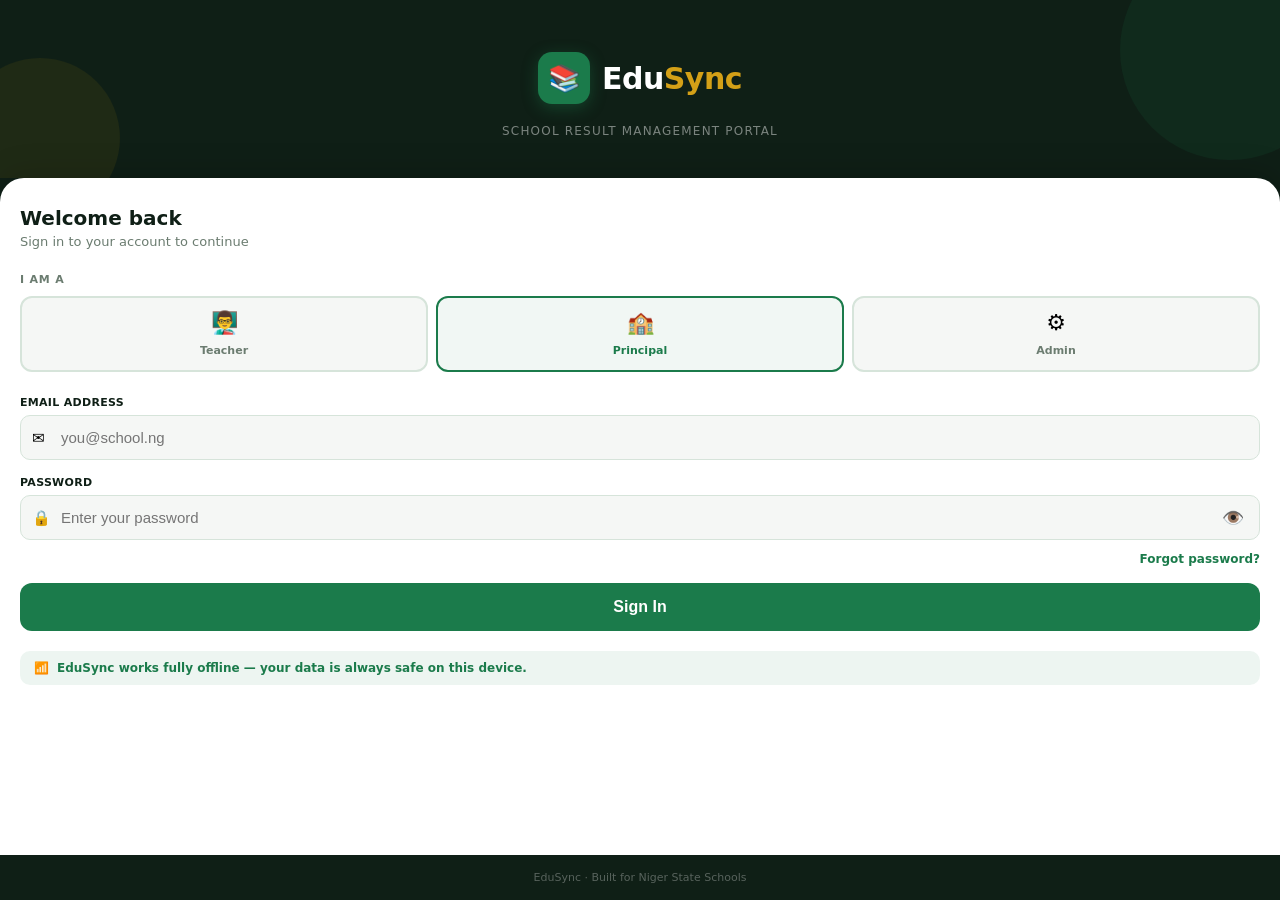
<file: frontend/index.html>
<!DOCTYPE html>
<html lang="en">
<head>
<meta charset="UTF-8">
<meta name="viewport" content="width=device-width, initial-scale=1.0">
<title>EduSync — Sign In</title>
<style>
  *, *::before, *::after { margin:0; padding:0; box-sizing:border-box; }

  :root {
    --green:#1B7B4B; --green2:#145c38; --gold:#D4A017;
    --dark:#0F1F16; --surface:#F5F7F5; --white:#FFFFFF;
    --muted:#6B7C70; --border:#D6E4DA; --error:#C0392B;
  }

  body {
    font-family: 'Segoe UI', system-ui, sans-serif;
    background: var(--dark);
    min-height: 100vh;
    display: flex;
    flex-direction: column;
  }

  /* HERO */
  .hero {
    padding: 52px 24px 40px;
    text-align: center;
    position: relative;
    overflow: hidden;
    flex-shrink: 0;
  }

  .hero::before {
    content:''; position:absolute; top:-60px; right:-60px;
    width:220px; height:220px; border-radius:50%;
    background:rgba(27,123,75,0.12);
  }
  .hero::after {
    content:''; position:absolute; bottom:-40px; left:-40px;
    width:160px; height:160px; border-radius:50%;
    background:rgba(212,160,23,0.08);
  }

  .logo-wrap {
    display:inline-flex; align-items:center; gap:12px;
    margin-bottom:20px; position:relative; z-index:1;
  }

  .logo-icon {
    width:52px; height:52px; background:var(--green);
    border-radius:14px; display:flex; align-items:center;
    justify-content:center; font-size:26px;
    box-shadow: 0 4px 16px rgba(27,123,75,0.4);
  }

  .logo-text { font-size:30px; font-weight:800; color:#fff; letter-spacing:-0.5px; }
  .logo-text span { color:var(--gold); }

  .tagline {
    font-size:12px; color:rgba(255,255,255,0.45);
    letter-spacing:1.2px; text-transform:uppercase;
    position:relative; z-index:1;
  }

  /* CARD */
  .card {
    background:var(--white);
    border-radius:24px 24px 0 0;
    padding:28px 20px 40px;
    flex:1;
    box-shadow: 0 -4px 32px rgba(0,0,0,0.2);
  }

  .card-title { font-size:20px; font-weight:800; color:var(--dark); margin-bottom:4px; }
  .card-sub   { font-size:13px; color:var(--muted); margin-bottom:24px; }

  /* ROLE TABS */
  .role-label {
    font-size:11px; font-weight:700; color:var(--muted);
    text-transform:uppercase; letter-spacing:0.8px; margin-bottom:10px;
  }

  .role-tabs { display:grid; grid-template-columns:1fr 1fr 1fr; gap:8px; margin-bottom:24px; }

  .role-tab {
    padding:12px 6px; border:2px solid var(--border);
    border-radius:12px; background:var(--surface);
    cursor:pointer; text-align:center;
    transition:all 0.2s; -webkit-tap-highlight-color:transparent;
  }

  .role-tab .tab-icon { font-size:22px; display:block; margin-bottom:4px; }
  .role-tab .tab-name { font-size:11px; font-weight:700; color:var(--muted); }

  .role-tab.active { border-color:var(--green); background:rgba(27,123,75,0.06); }
  .role-tab.active .tab-name { color:var(--green); }

  /* FIELDS */
  .field { margin-bottom:16px; }

  label {
    display:block; font-size:11px; font-weight:700;
    color:var(--dark); margin-bottom:6px;
    text-transform:uppercase; letter-spacing:0.3px;
  }

  .input-wrap { position:relative; }
  .input-wrap .icon {
    position:absolute; left:12px; top:50%;
    transform:translateY(-50%); font-size:15px; pointer-events:none;
  }

  input[type="email"],
  input[type="password"] {
    width:100%; padding:13px 13px 13px 40px;
    border:1.5px solid var(--border); border-radius:10px;
    font-size:15px; color:var(--dark); background:var(--surface);
    outline:none; transition:border-color 0.2s, background 0.2s;
    -webkit-appearance:none;
  }

  input:focus { border-color:var(--green); background:var(--white); }
  input.err   { border-color:var(--error); }

  .show-pass {
    position:absolute; right:12px; top:50%; transform:translateY(-50%);
    background:none; border:none; cursor:pointer; font-size:18px;
    color:var(--muted); padding:4px; -webkit-tap-highlight-color:transparent;
  }

  /* BANNER */
  .banner {
    display:none; align-items:center; gap:8px;
    padding:11px 13px; border-radius:8px;
    font-size:13px; margin-bottom:14px;
  }
  .banner.show { display:flex; }
  .banner-error { background:#FDF0EE; border:1px solid #F5C6C0; color:var(--error); }

  /* BUTTON */
  .btn-login {
    width:100%; padding:15px; background:var(--green); color:#fff;
    border:none; border-radius:12px; font-size:16px; font-weight:700;
    cursor:pointer; transition:background 0.2s, transform 0.1s;
    display:flex; align-items:center; justify-content:center; gap:8px;
    -webkit-tap-highlight-color:transparent;
  }
  .btn-login:active { transform:scale(0.98); background:var(--green2); }
  .btn-login:disabled { opacity:0.6; cursor:not-allowed; }

  .spinner {
    display:none; width:18px; height:18px;
    border:2px solid rgba(255,255,255,0.4); border-top-color:#fff;
    border-radius:50%; animation:spin 0.7s linear infinite;
  }
  @keyframes spin { to { transform:rotate(360deg); } }

  /* OFFLINE PILL */
  .offline-pill {
    display:flex; align-items:center; gap:8px;
    background:rgba(27,123,75,0.08); border-radius:10px;
    padding:10px 14px; margin-top:20px;
    font-size:12px; color:var(--green); font-weight:600;
  }

  .footer {
    text-align:center; font-size:11px; color:rgba(255,255,255,0.3);
    padding:16px; background:var(--dark);
  }
</style>
</head>
<body>

<div class="hero">
  <div class="logo-wrap">
    <div class="logo-icon">📚</div>
    <div class="logo-text">Edu<span>Sync</span></div>
  </div>
  <div class="tagline">School Result Management Portal</div>
</div>

<div class="card">
  <div class="card-title">Welcome back</div>
  <div class="card-sub">Sign in to your account to continue</div>

  <div class="role-label">I am a</div>
  <div class="role-tabs">
    <div class="role-tab" data-role="teacher" onclick="selectRole(this)">
      <span class="tab-icon">👨‍🏫</span>
      <span class="tab-name">Teacher</span>
    </div>
    <div class="role-tab active" data-role="school_admin" onclick="selectRole(this)">
      <span class="tab-icon">🏫</span>
      <span class="tab-name">Principal</span>
    </div>
    <div class="role-tab" data-role="super_admin" onclick="selectRole(this)">
      <span class="tab-icon">⚙️</span>
      <span class="tab-name">Admin</span>
    </div>
  </div>

  <div class="banner banner-error" id="errBanner">
    <span>⚠️</span><span id="errText">Invalid credentials. Please try again.</span>
  </div>

  <div class="field">
    <label for="email">Email Address</label>
    <div class="input-wrap">
      <span class="icon">✉️</span>
      <input type="email" id="email" placeholder="you@school.ng" autocomplete="email">
    </div>
  </div>

  <div class="field">
    <label for="password">Password</label>
    <div class="input-wrap">
      <span class="icon">🔒</span>
      <input type="password" id="password" placeholder="Enter your password" autocomplete="current-password" style="padding-left:40px; padding-right:48px;">
      <button class="show-pass" onclick="togglePass()" type="button" id="showBtn" style="position:absolute;right:12px;top:50%;transform:translateY(-50%);">👁️</button>
    </div>
  </div>

  <div style="text-align:right; margin-top:-8px; margin-bottom:16px;">
    <a href="forgot-password.html" style="font-size:12px; color:var(--green); font-weight:600; text-decoration:none;">Forgot password?</a>
  </div>

  <button class="btn-login" id="loginBtn" onclick="handleLogin()">
    <span id="btnText">Sign In</span>
    <div class="spinner" id="spinner"></div>
  </button>

  <div class="offline-pill">
    <span>📶</span>
    <span>EduSync works fully offline — your data is always safe on this device.</span>
  </div>
</div>

<div class="footer">EduSync · Built for Niger State Schools</div>

<script>
const API_BASE = 'https://edusync-portal-48db.onrender.com';
let selectedRole = 'school_admin';

function selectRole(el) {
  document.querySelectorAll('.role-tab').forEach(t => t.classList.remove('active'));
  el.classList.add('active');
  selectedRole = el.dataset.role;
  clearErr();
}

function togglePass() {
  const inp = document.getElementById('password');
  const btn = document.getElementById('showBtn');
  const visible = inp.type === 'text';
  inp.type = visible ? 'password' : 'text';
  btn.textContent = visible ? '👁️' : '🙈';
}

function clearErr() {
  document.getElementById('errBanner').classList.remove('show');
  document.getElementById('email').classList.remove('err');
  document.getElementById('password').classList.remove('err');
}

function showErr(msg) {
  document.getElementById('errText').textContent = msg;
  document.getElementById('errBanner').classList.add('show');
}

function setLoading(on) {
  const btn = document.getElementById('loginBtn');
  const txt = document.getElementById('btnText');
  const sp  = document.getElementById('spinner');
  btn.disabled = on;
  txt.textContent = on ? 'Signing in…' : 'Sign In';
  sp.style.display = on ? 'block' : 'none';
}

async function handleLogin() {
  clearErr();
  const email    = document.getElementById('email').value.trim();
  const password = document.getElementById('password').value;

  if (!email) { showErr('Enter your email address.'); document.getElementById('email').classList.add('err'); return; }
  if (!email.includes('@')) { showErr('Enter a valid email address.'); document.getElementById('email').classList.add('err'); return; }
  if (!password) { showErr('Enter your password.'); document.getElementById('password').classList.add('err'); return; }

  setLoading(true);

  try {
    const res = await fetch(`${API_BASE}/auth/login`, {
      method: 'POST',
      headers: { 'Content-Type': 'application/json' },
      body: JSON.stringify({ email, password })
    });

    const data = await res.json();

    if (!res.ok) {
      showErr(data.detail || 'Incorrect email or password.');
      document.getElementById('email').classList.add('err');
      document.getElementById('password').classList.add('err');
      setLoading(false);
      return;
    }

    // Validate role matches selected tab
    if (data.role !== selectedRole) {
      showErr(`This account is not a ${selectedRole.replace('_', ' ')}. Please select the correct role.`);
      setLoading(false);
      return;
    }

    // Save token + user
    localStorage.setItem('es_token', data.token);
    localStorage.setItem('es_user', JSON.stringify({
      id: data.user_id,
      name: data.full_name,
      role: data.role,
      school_id: data.school_id
    }));

    // Route by role
    if (data.role === 'super_admin') {
      window.location.href = 'admin.html';
    } else if (data.role === 'school_admin') {
      window.location.href = 'principal.html';
    } else {
      window.location.href = 'teacher.html';
    }

  } catch (e) {
    // Offline fallback — check cached token
    const cached = localStorage.getItem('es_token');
    const cachedUser = localStorage.getItem('es_user');
    if (cached && cachedUser) {
      const u = JSON.parse(cachedUser);
      if (u.role === selectedRole) {
        showErr('');
        if (u.role === 'super_admin') window.location.href = 'admin.html';
        else if (u.role === 'school_admin') window.location.href = 'principal.html';
        else window.location.href = 'teacher.html';
        return;
      }
    }
    showErr('Cannot connect to server. Check your internet or try again.');
  }

  setLoading(false);
}

document.addEventListener('keydown', e => { if (e.key === 'Enter') handleLogin(); });

// If already logged in, redirect
const existingUser = localStorage.getItem('es_user');
if (existingUser) {
  try {
    const u = JSON.parse(existingUser);
    if (u.role === 'super_admin') window.location.href = 'admin.html';
    else if (u.role === 'school_admin') window.location.href = 'principal.html';
    else window.location.href = 'teacher.html';
  } catch(e) {}
}
</script>
</body>
</html>
</file>
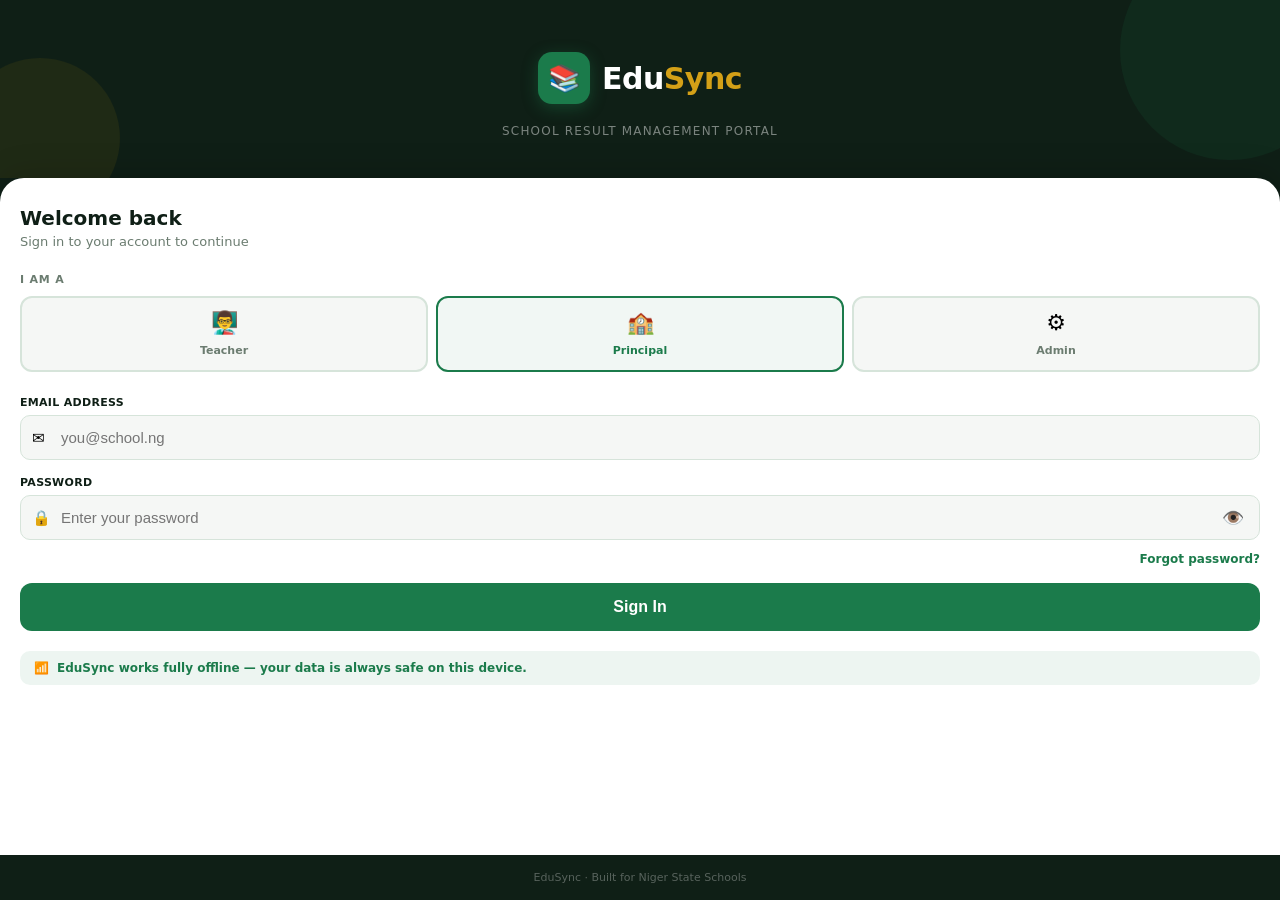
<file: frontend/admin.html>
<!DOCTYPE html>
<html lang="en">
<head>
<meta charset="UTF-8">
<meta name="viewport" content="width=device-width, initial-scale=1.0">
<title>EduSync — Super Admin</title>
<link rel="stylesheet" href="assets/style.css">
</head>
<body>

<nav class="top-nav">
  <div class="nav-logo">Edu<span>Sync</span></div>
  <div class="nav-right">
    <div class="sync-dot" id="syncDot"></div>
    <div class="nav-user" id="navUser">Admin</div>
    <button class="nav-logout" onclick="logout()">⎋</button>
  </div>
</nav>

<div class="page-header">
  <h1>Super Admin Panel</h1>
  <p>Manage all schools, subscriptions and accounts</p>
</div>

<div class="page-content">

  <!-- Stats -->
  <div class="stat-row" style="margin:0 0 16px;">
    <div class="stat-chip"><div class="val" id="statTotal">—</div><div class="lbl">Schools</div></div>
    <div class="stat-chip"><div class="val" id="statActive">—</div><div class="lbl">Active</div></div>
    <div class="stat-chip"><div class="val" id="statSuspended">—</div><div class="lbl">Suspended</div></div>
    <div class="stat-chip"><div class="val" id="statGrace">—</div><div class="lbl">Grace</div></div>
  </div>

  <!-- Create School -->
  <div class="card" style="margin-bottom:16px;">
    <div class="section-label" style="margin-bottom:12px;">Add New School</div>

    <div class="banner banner-error" id="errBanner"><span>⚠️</span><span id="errText"></span></div>
    <div class="banner banner-success" id="okBanner" style="display:none;"><span>✅</span><span id="okText"></span></div>

    <div style="display:grid; grid-template-columns:1fr 1fr; gap:12px;">
      <div class="field">
        <label>School ID</label>
        <div class="input-wrap">
          <span class="icon">🏷️</span>
          <input type="text" id="schoolId" placeholder="SCH002" style="padding-left:40px;">
        </div>
      </div>
      <div class="field">
        <label>School Name</label>
        <div class="input-wrap">
          <span class="icon">🏫</span>
          <input type="text" id="schoolName" placeholder="School full name" style="padding-left:40px;">
        </div>
      </div>
    </div>
    <div class="field">
      <label>Address</label>
      <div class="input-wrap">
        <span class="icon">📍</span>
        <input type="text" id="schoolAddr" placeholder="School address" style="padding-left:40px;">
      </div>
    </div>
    <div style="display:grid; grid-template-columns:1fr 1fr; gap:12px;">
      <div class="field">
        <label>Phone</label>
        <div class="input-wrap">
          <span class="icon">📱</span>
          <input type="text" id="schoolPhone" placeholder="08012345678" style="padding-left:40px;">
        </div>
      </div>
      <div class="field">
        <label>Email</label>
        <div class="input-wrap">
          <span class="icon">✉️</span>
          <input type="email" id="schoolEmail" placeholder="school@ng" style="padding-left:40px;">
        </div>
      </div>
    </div>
    <button class="btn btn-primary" id="createBtn" onclick="createSchool()">+ Create School</button>
  </div>

  <!-- Schools List -->
  <div class="section-label">All Schools</div>
  <div id="schoolsList">
    <div class="empty-state"><div class="emoji">⏳</div><h3>Loading…</h3></div>
  </div>

</div>

<script src="assets/api.js"></script>
<script>
const user = Auth.user();
if (!user || user.role !== 'super_admin') { window.location.href = 'index.html'; }
document.getElementById('navUser').textContent = user.name.split(' ')[0];

function updateOnline() {
  document.getElementById('syncDot').classList.toggle('offline', !navigator.onLine);
}
window.addEventListener('online', updateOnline);
window.addEventListener('offline', updateOnline);
updateOnline();

async function loadSchools() {
  const res = await API.get('/schools/');
  if (!res.ok) return;
  const schools = res.data;

  document.getElementById('statTotal').textContent = schools.length;
  document.getElementById('statActive').textContent = schools.filter(s => s.subscription_status === 'active').length;
  document.getElementById('statSuspended').textContent = schools.filter(s => s.subscription_status === 'suspended').length;
  document.getElementById('statGrace').textContent = schools.filter(s => s.subscription_status === 'grace').length;

  const el = document.getElementById('schoolsList');
  if (!schools.length) {
    el.innerHTML = `<div class="empty-state"><div class="emoji">🏫</div><h3>No schools yet</h3><p>Create the first school above.</p></div>`;
    return;
  }

  const statusColor = { active: 'var(--green)', grace: 'var(--warn)', readonly: 'var(--info)', suspended: 'var(--error)' };
  const statusLabel = { active: 'Active', grace: 'Grace Period', readonly: 'Read-Only', suspended: 'Suspended' };

  el.innerHTML = schools.map(s => `
    <div class="card" style="margin-bottom:10px;">
      <div style="display:flex; justify-content:space-between; align-items:flex-start; margin-bottom:10px;">
        <div>
          <div style="font-size:15px; font-weight:800;">${s.name}</div>
          <div style="font-size:12px; color:var(--muted); font-family:monospace;">${s.id}</div>
        </div>
        <span class="pill" style="background:${statusColor[s.subscription_status]}20; color:${statusColor[s.subscription_status]};">
          ${statusLabel[s.subscription_status] || s.subscription_status}
        </span>
      </div>
      <div style="display:flex; gap:8px;">
        ${s.is_active
          ? `<button class="btn btn-sm btn-danger" onclick="suspendSchool('${s.id}', this)">Suspend</button>`
          : `<button class="btn btn-sm btn-primary" onclick="activateSchool('${s.id}', this)">Activate</button>`
        }
      </div>
    </div>
  `).join('');
}

async function createSchool() {
  document.getElementById('errBanner').classList.remove('show');
  document.getElementById('okBanner').style.display = 'none';

  const id    = document.getElementById('schoolId').value.trim();
  const name  = document.getElementById('schoolName').value.trim();
  const addr  = document.getElementById('schoolAddr').value.trim();
  const phone = document.getElementById('schoolPhone').value.trim();
  const email = document.getElementById('schoolEmail').value.trim();

  if (!id || !name) {
    document.getElementById('errText').textContent = 'School ID and Name are required.';
    document.getElementById('errBanner').classList.add('show');
    return;
  }

  const btn = document.getElementById('createBtn');
  btn.disabled = true; btn.textContent = 'Creating…';

  const res = await API.post('/schools/', { id, name, address: addr, phone, email });
  btn.disabled = false; btn.textContent = '+ Create School';

  if (res.ok) {
    document.getElementById('okText').textContent = `School ${id} created successfully.`;
    document.getElementById('okBanner').style.display = 'flex';
    ['schoolId','schoolName','schoolAddr','schoolPhone','schoolEmail'].forEach(f => document.getElementById(f).value = '');
    showToast(`✅ ${name} created`);
    loadSchools();
  } else {
    document.getElementById('errText').textContent = res.error || 'Failed to create school.';
    document.getElementById('errBanner').classList.add('show');
  }
}

async function suspendSchool(id, btn) {
  if (!confirm(`Suspend ${id}? The school will enter read-only mode.`)) return;
  btn.disabled = true;
  const res = await API.patch(`/schools/${id}/suspend`, {});
  if (res.ok) { showToast(`${id} suspended`); loadSchools(); }
  else { showToast(res.error || 'Failed', 'error'); btn.disabled = false; }
}

async function activateSchool(id, btn) {
  btn.disabled = true;
  const res = await API.patch(`/schools/${id}/activate`, {});
  if (res.ok) { showToast(`✅ ${id} activated`); loadSchools(); }
  else { showToast(res.error || 'Failed', 'error'); btn.disabled = false; }
}

function logout() { Auth.clear(); window.location.href = 'index.html'; }

loadSchools();
</script>
</body>
</html>
</file>
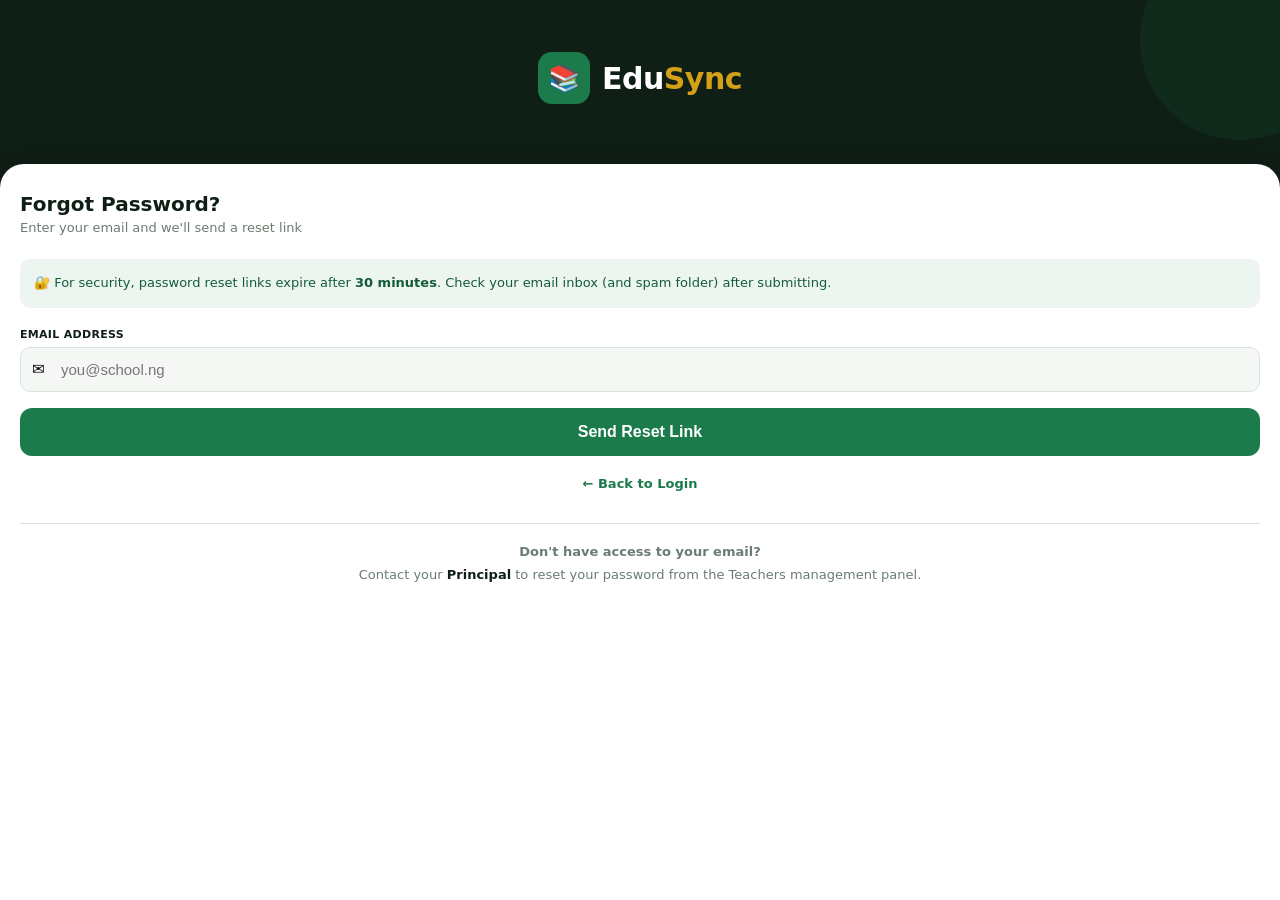
<file: frontend/forgot-password.html>
<!DOCTYPE html>
<html lang="en">
<head>
<meta charset="UTF-8">
<meta name="viewport" content="width=device-width, initial-scale=1.0">
<title>EduSync — Forgot Password</title>
<style>
  *, *::before, *::after { margin:0; padding:0; box-sizing:border-box; }
  :root {
    --green:#1B7B4B; --green2:#145c38; --gold:#D4A017;
    --dark:#0F1F16; --surface:#F5F7F5; --white:#FFFFFF;
    --muted:#6B7C70; --border:#D6E4DA; --error:#C0392B;
  }
  body { font-family:'Segoe UI',system-ui,sans-serif; background:var(--dark); min-height:100vh; display:flex; flex-direction:column; }

  .hero { padding:52px 24px 40px; text-align:center; position:relative; overflow:hidden; }
  .hero::before { content:''; position:absolute; top:-60px; right:-60px; width:200px; height:200px; border-radius:50%; background:rgba(27,123,75,0.12); }

  .logo-wrap { display:inline-flex; align-items:center; gap:12px; margin-bottom:20px; position:relative; z-index:1; }
  .logo-icon { width:52px; height:52px; background:var(--green); border-radius:14px; display:flex; align-items:center; justify-content:center; font-size:26px; }
  .logo-text { font-size:30px; font-weight:800; color:#fff; letter-spacing:-0.5px; }
  .logo-text span { color:var(--gold); }

  .card { background:var(--white); border-radius:24px 24px 0 0; padding:28px 20px 40px; flex:1; box-shadow:0 -4px 32px rgba(0,0,0,0.2); }
  .card-title { font-size:20px; font-weight:800; color:var(--dark); margin-bottom:4px; }
  .card-sub   { font-size:13px; color:var(--muted); margin-bottom:24px; }

  .field { margin-bottom:16px; }
  label { display:block; font-size:11px; font-weight:700; color:var(--dark); margin-bottom:6px; text-transform:uppercase; letter-spacing:0.3px; }
  .input-wrap { position:relative; }
  .input-wrap .icon { position:absolute; left:12px; top:50%; transform:translateY(-50%); font-size:15px; pointer-events:none; }
  input[type="email"] { width:100%; padding:13px 13px 13px 40px; border:1.5px solid var(--border); border-radius:10px; font-size:15px; color:var(--dark); background:var(--surface); outline:none; transition:border-color 0.2s; -webkit-appearance:none; }
  input:focus { border-color:var(--green); background:var(--white); }

  .banner { display:none; align-items:center; gap:8px; padding:11px 13px; border-radius:8px; font-size:13px; margin-bottom:14px; }
  .banner.show { display:flex; }
  .banner-error   { background:#FDF0EE; border:1px solid #F5C6C0; color:var(--error); }
  .banner-success { background:rgba(27,123,75,0.08); border:1px solid rgba(27,123,75,0.25); color:var(--green2); }

  .btn-login { width:100%; padding:15px; background:var(--green); color:#fff; border:none; border-radius:12px; font-size:16px; font-weight:700; cursor:pointer; display:flex; align-items:center; justify-content:center; gap:8px; }
  .btn-login:disabled { opacity:0.6; }

  .back-link { text-align:center; margin-top:20px; font-size:13px; color:var(--muted); }
  .back-link a { color:var(--green); font-weight:600; text-decoration:none; }

  .info-box { background:rgba(27,123,75,0.08); border-radius:10px; padding:14px; margin-bottom:20px; font-size:13px; color:var(--green2); line-height:1.6; }
</style>
</head>
<body>

<div class="hero">
  <div class="logo-wrap">
    <div class="logo-icon">📚</div>
    <div class="logo-text">Edu<span>Sync</span></div>
  </div>
</div>

<div class="card">
  <div class="card-title">Forgot Password?</div>
  <div class="card-sub">Enter your email and we'll send a reset link</div>

  <div class="info-box">
    🔐 For security, password reset links expire after <strong>30 minutes</strong>. Check your email inbox (and spam folder) after submitting.
  </div>

  <div class="banner banner-error" id="errBanner">
    <span>⚠️</span><span id="errText">Something went wrong.</span>
  </div>

  <div class="banner banner-success" id="okBanner">
    <span>✅</span><span id="okText">Reset link sent! Check your email.</span>
  </div>

  <div class="field" id="emailField">
    <label for="email">Email Address</label>
    <div class="input-wrap">
      <span class="icon">✉️</span>
      <input type="email" id="email" placeholder="you@school.ng" autocomplete="email">
    </div>
  </div>

  <button class="btn-login" id="submitBtn" onclick="requestReset()">
    <span id="btnText">Send Reset Link</span>
  </button>

  <div class="back-link" style="margin-top:20px;">
    <a href="index.html">← Back to Login</a>
  </div>

  <div style="margin-top:32px; padding-top:20px; border-top:1px solid var(--border); text-align:center;">
    <div style="font-size:13px; color:var(--muted); margin-bottom:8px; font-weight:600;">Don't have access to your email?</div>
    <div style="font-size:13px; color:var(--muted);">Contact your <strong style="color:var(--dark);">Principal</strong> to reset your password from the Teachers management panel.</div>
  </div>
</div>

<script>
const API_BASE = 'https://edusync-portal-48db.onrender.com';

async function requestReset() {
  const email = document.getElementById('email').value.trim();
  const errBanner = document.getElementById('errBanner');
  const okBanner  = document.getElementById('okBanner');
  errBanner.classList.remove('show');
  okBanner.classList.remove('show');

  if (!email || !email.includes('@')) {
    document.getElementById('errText').textContent = 'Enter a valid email address.';
    errBanner.classList.add('show');
    return;
  }

  const btn = document.getElementById('submitBtn');
  btn.disabled = true;
  document.getElementById('btnText').textContent = 'Sending…';

  try {
    const res = await fetch(`${API_BASE}/auth/forgot-password`, {
      method: 'POST',
      headers: { 'Content-Type': 'application/json' },
      body: JSON.stringify({ email })
    });

    // Always show success for security — don't reveal if email exists
    document.getElementById('emailField').style.display = 'none';
    document.getElementById('okText').textContent = `If ${email} is registered, a reset link has been sent. Check your inbox.`;
    okBanner.classList.add('show');
    btn.style.display = 'none';

  } catch (e) {
    // Offline or server error
    document.getElementById('errText').textContent = 'Could not connect. Please try again when online.';
    errBanner.classList.add('show');
    btn.disabled = false;
    document.getElementById('btnText').textContent = 'Send Reset Link';
  }
}

document.getElementById('email').addEventListener('keydown', e => {
  if (e.key === 'Enter') requestReset();
});
</script>
</body>
</html>
</file>
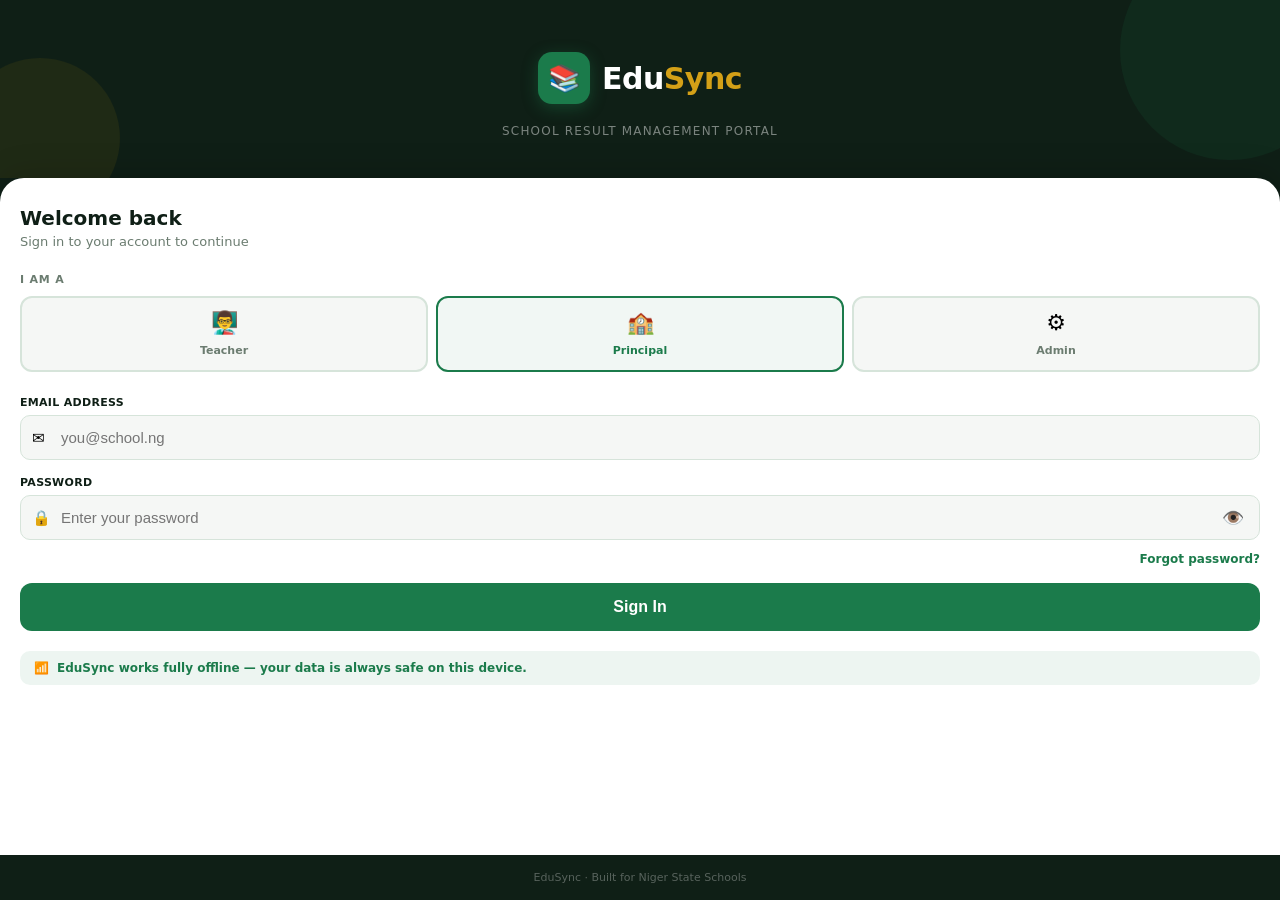
<file: frontend/principal.html>
<!DOCTYPE html>
<html lang="en">
<head>
<meta charset="UTF-8">
<meta name="viewport" content="width=device-width, initial-scale=1.0">
<title>EduSync — Principal Dashboard</title>
<link rel="stylesheet" href="assets/style.css">
<style>
  .subject-card { background:var(--white); border-radius:var(--radius); padding:16px; margin-bottom:10px; box-shadow:var(--shadow); }
  .tab-bar { display:flex; background:var(--white); border-bottom:1px solid var(--border); padding:0 16px; overflow-x:auto; position:sticky; top:56px; z-index:90; }
  .tab-btn { padding:14px 18px; font-size:13px; font-weight:700; color:var(--muted); border:none; background:none; cursor:pointer; border-bottom:3px solid transparent; white-space:nowrap; transition:all 0.2s; -webkit-tap-highlight-color:transparent; }
  .tab-btn.active { color:var(--green); border-bottom-color:var(--green); }
  .tab-panel { display:none; }
  .tab-panel.active { display:block; }
  .notify-dot { display:inline-block; width:8px; height:8px; background:var(--error); border-radius:50%; margin-left:4px; vertical-align:middle; }
  .teacher-form { background:var(--surface); border-radius:var(--radius); padding:16px; margin-bottom:16px; border:1px solid var(--border); display:none; }
  .teacher-form.show { display:block; }
</style>
</head>
<body>

<div class="offline-ribbon" id="offlineRibbon">📵 You are offline</div>

<nav class="top-nav">
  <div class="nav-logo">Edu<span>Sync</span></div>
  <div class="nav-right">
    <div class="sync-dot" id="syncDot"></div>
    <div class="nav-user" id="navUser">Principal</div>
    <button class="nav-logout" onclick="logout()">⎋</button>
  </div>
</nav>

<div class="tab-bar">
  <button class="tab-btn active" id="tab-btn-overview"   onclick="switchTab('overview', this)">Overview</button>
  <button class="tab-btn"        id="tab-btn-approvals"  onclick="switchTab('approvals', this)">Approvals <span class="notify-dot" id="pendingDot" style="display:none;"></span></button>
  <button class="tab-btn"        id="tab-btn-results"    onclick="switchTab('results', this)">Results</button>
  <button class="tab-btn"        id="tab-btn-students"   onclick="switchTab('students', this)">Students</button>
  <button class="tab-btn"        id="tab-btn-teachers"   onclick="switchTab('teachers', this)">Teachers</button>
</div>

<!-- OVERVIEW -->
<div id="tab-overview" class="tab-panel active">
  <div class="page-header">
    <h1 id="schoolName">Dashboard</h1>
    <p id="sessionInfo">Loading session…</p>
  </div>
  <div class="page-content">
    <div class="stat-row" style="margin:0 0 16px;">
      <div class="stat-chip"><div class="val" id="statTeachers">—</div><div class="lbl">Teachers</div></div>
      <div class="stat-chip"><div class="val" id="statStudents">—</div><div class="lbl">Students</div></div>
      <div class="stat-chip"><div class="val" id="statPending" style="color:var(--warn);">—</div><div class="lbl">Pending</div></div>
      <div class="stat-chip"><div class="val" id="statApproved" style="color:var(--green);">—</div><div class="lbl">Approved</div></div>
    </div>
    <div class="card" style="margin-bottom:16px;">
      <div class="section-label">Quick Actions</div>
      <div style="display:flex; flex-direction:column; gap:10px; margin-top:4px;">
        <button class="btn btn-primary" onclick="switchTab('approvals', document.getElementById('tab-btn-approvals'))">📋 Review Pending Results</button>
        <button class="btn btn-secondary" onclick="switchTab('results', document.getElementById('tab-btn-results'))">📄 View All Results</button>
        <a href="result-card.html" class="btn btn-secondary" style="text-align:center;">🧾 Print Result Card</a>
        <a href="register-student.html" class="btn btn-secondary" style="text-align:center;">➕ Register Student</a>
      </div>
    </div>
  </div>
</div>

<!-- APPROVALS -->
<div id="tab-approvals" class="tab-panel">
  <div class="page-header">
    <h1>Pending Approvals</h1>
    <p>Review and approve or reject submitted results</p>
  </div>
  <div class="page-content">
    <div id="pendingList"><div class="empty-state"><div class="emoji">⏳</div><h3>Loading…</h3></div></div>
  </div>
</div>

<!-- RESULTS -->
<div id="tab-results" class="tab-panel">
  <div class="page-header">
    <h1>All Results</h1>
    <p>View results by class</p>
  </div>
  <div class="page-content">
    <div class="field">
      <label>Filter by Class</label>
      <div class="input-wrap">
        <span class="icon">🏫</span>
        <select id="classFilter" onchange="loadResults()">
          <option value="">All Classes</option>
        </select>
      </div>
    </div>
    <div id="resultsList"><div class="empty-state"><div class="emoji">📊</div><h3>Select a class above</h3></div></div>
  </div>
</div>

<!-- STUDENTS -->
<div id="tab-students" class="tab-panel">
  <div class="page-header">
    <h1>Students</h1>
    <p>View and manage student records</p>
  </div>
  <div class="page-content">
    <div style="margin-bottom:12px;">
      <a href="register-student.html" class="btn btn-primary">➕ Register New Student</a>
    </div>
    <div class="field">
      <label>Filter by Class</label>
      <div class="input-wrap">
        <span class="icon">🏫</span>
        <select id="studentClassFilter" onchange="loadStudents()">
          <option value="">All Classes</option>
        </select>
      </div>
    </div>
    <div id="studentsList"><div class="empty-state"><div class="emoji">👥</div><h3>Loading students…</h3></div></div>
  </div>
</div>

<!-- TEACHERS -->
<div id="tab-teachers" class="tab-panel">
  <div class="page-header">
    <h1>Teachers</h1>
    <p>Manage teacher accounts</p>
  </div>
  <div class="page-content">

    <button class="btn btn-primary" style="margin-bottom:12px;" onclick="toggleTeacherForm()">➕ Add New Teacher</button>

    <!-- Add Teacher Form -->
    <div class="teacher-form" id="teacherForm">
      <div class="section-label" style="margin-bottom:12px;">New Teacher Account</div>
      <div class="banner banner-error" id="tErrBanner"><span>⚠️</span><span id="tErrText"></span></div>
      <div class="banner banner-success" id="tOkBanner" style="display:none;"><span>✅</span><span id="tOkText"></span></div>
      <div class="field">
        <label>Full Name</label>
        <div class="input-wrap"><span class="icon">👤</span><input type="text" id="tName" placeholder="e.g. Mrs. Fatima Bello" style="padding-left:40px;"></div>
      </div>
      <div class="field">
        <label>Email</label>
        <div class="input-wrap"><span class="icon">✉️</span><input type="email" id="tEmail" placeholder="teacher@school.ng" style="padding-left:40px;"></div>
      </div>
      <div class="field">
        <label>Phone</label>
        <div class="input-wrap"><span class="icon">📱</span><input type="text" id="tPhone" placeholder="08012345678" style="padding-left:40px;"></div>
      </div>
      <div class="field">
        <label>Staff ID <span style="font-weight:400;color:var(--muted);text-transform:none;">(optional)</span></label>
        <div class="input-wrap"><span class="icon">🪪</span><input type="text" id="tStaffId" placeholder="e.g. TCH002" style="padding-left:40px;"></div>
      </div>
      <div class="field">
        <label>Assign Subject <span style="font-weight:400;color:var(--muted);text-transform:none;">(optional — can assign later)</span></label>
        <div class="input-wrap">
          <span class="icon">📚</span>
          <select id="tSubject" style="padding-left:40px;">
            <option value="">No subject assigned yet</option>
          </select>
        </div>
      </div>
      <div class="field">
        <label>Password</label>
        <div class="input-wrap" style="position:relative;">
          <span class="icon">🔒</span>
          <input type="password" id="tPassword" placeholder="Minimum 6 characters" style="padding-left:40px; padding-right:44px;">
          <button type="button" onclick="toggleTPass()"
            style="position:absolute;right:12px;top:50%;transform:translateY(-50%);background:none;border:none;cursor:pointer;font-size:18px;color:var(--muted);padding:4px;">
            👁️
          </button>
        </div>
        <div style="font-size:11px; color:var(--muted); margin-top:4px;">💡 Share this password with the teacher so they can log in</div>
      </div>
      <div style="display:flex; gap:10px;">
        <button class="btn btn-primary" style="flex:2;" onclick="createTeacher()">Create Account</button>
        <button class="btn btn-secondary" style="flex:1;" onclick="toggleTeacherForm()">Cancel</button>
      </div>
    </div>

    <div class="section-label" style="margin-bottom:10px;">All Teachers</div>
    <div id="teachersList"><div class="empty-state"><div class="emoji">⏳</div><h3>Loading…</h3></div></div>
  </div>
</div>

<script src="assets/api.js"></script>
<script>
const user = Auth.user();
if (!user || (user.role !== 'school_admin' && user.role !== 'super_admin')) { window.location.href = 'index.html'; }
document.getElementById('navUser').textContent = user.name.split(' ')[0];

function updateOnline() {
  const online = navigator.onLine;
  document.getElementById('syncDot').classList.toggle('offline', !online);
  document.getElementById('offlineRibbon').style.display = online ? 'none' : 'block';
}
window.addEventListener('online', updateOnline);
window.addEventListener('offline', updateOnline);
updateOnline();

function switchTab(name, btn) {
  document.querySelectorAll('.tab-panel').forEach(p => p.classList.remove('active'));
  document.querySelectorAll('.tab-btn').forEach(b => b.classList.remove('active'));
  document.getElementById(`tab-${name}`).classList.add('active');
  if (btn) btn.classList.add('active');
  if (name === 'approvals') loadPending();
  if (name === 'results')   loadClasses('classFilter');
  if (name === 'students')  { loadClasses('studentClassFilter'); loadStudents(); }
  if (name === 'teachers')  loadTeachers();
}

async function loadDashboard() {
  const schoolRes = await API.get('/schools/me');
  if (schoolRes.ok) document.getElementById('schoolName').textContent = schoolRes.data.name;

  const sessRes = await API.get(`/schools/${user.school_id}/sessions`);
  if (sessRes.ok) {
    const active = sessRes.data.find(s => s.is_active);
    if (active) {
      const termLabel = { first: 'First Term', second: 'Second Term', third: 'Third Term' }[active.current_term];
      document.getElementById('sessionInfo').textContent = `${termLabel} · ${active.name}`;
    }
  }

  const teacherRes = await API.get('/teachers/');
  if (teacherRes.ok) document.getElementById('statTeachers').textContent = teacherRes.data.length;

  const stuRes = await API.get('/students/');
  if (stuRes.ok) document.getElementById('statStudents').textContent = stuRes.data.length;

  // Stats
  const statsRes = await API.get(`/results/stats/${user.school_id}`);
  if (statsRes.ok) {
    const pending  = statsRes.data.submitted;
    const approved = statsRes.data.approved;
    document.getElementById('statPending').textContent  = pending;
    document.getElementById('statApproved').textContent = approved;
    // Show notification dot on approvals tab if pending > 0
    document.getElementById('pendingDot').style.display = pending > 0 ? 'inline-block' : 'none';
  }
}

async function loadPending() {
  const el = document.getElementById('pendingList');
  el.innerHTML = `<div class="empty-state"><div class="emoji">⏳</div><h3>Loading…</h3></div>`;

  const subjRes = await API.get(`/schools/${user.school_id}/subjects`);
  if (!subjRes.ok) { el.innerHTML = `<div class="empty-state"><div class="emoji">⚠️</div><h3>Could not load subjects</h3></div>`; return; }

  // Check each subject for submitted results
  const subjects = subjRes.data;
  let pendingSubjects = [];

  const statsRes = await API.get(`/results/stats/${user.school_id}`);
  const hasPending = statsRes.ok && statsRes.data.submitted > 0;

  if (!hasPending) {
    el.innerHTML = `<div class="empty-state"><div class="emoji">✅</div><h3>Nothing to approve</h3><p>No results have been submitted yet.</p></div>`;
    return;
  }

  el.innerHTML = subjects.map(s => `
    <div class="subject-card">
      <div style="margin-bottom:10px;">
        <div style="font-size:15px; font-weight:700;">${s.name}</div>
        <div style="font-size:12px; color:var(--muted);">Class ${s.class_id}</div>
      </div>
      <div style="display:flex; gap:8px;">
        <button class="btn btn-sm btn-primary" style="flex:1;" onclick="approveSubject(${s.id}, this)">✅ Approve</button>
        <button class="btn btn-sm btn-danger"  style="flex:1;" onclick="rejectSubject(${s.id}, this)">❌ Reject</button>
      </div>
    </div>
  `).join('');
}

async function approveSubject(subjectId, btn) {
  btn.disabled = true; btn.textContent = '…';
  const res = await API.post(`/results/approve/${subjectId}`, {});
  if (res.ok) {
    showToast('✅ Results approved!');
    btn.closest('.subject-card').style.opacity = '0.5';
    btn.textContent = 'Approved';
    loadDashboard();
  } else {
    showToast(res.error || 'Failed', 'error');
    btn.disabled = false; btn.textContent = '✅ Approve';
  }
}

async function rejectSubject(subjectId, btn) {
  if (!confirm('Reject these results? The teacher will need to correct and resubmit.')) return;
  btn.disabled = true; btn.textContent = '…';
  const res = await API.post(`/results/reject/${subjectId}`, {});
  if (res.ok) {
    showToast('Results rejected — teacher notified.');
    btn.closest('.subject-card').style.background = '#FDF0EE';
    btn.textContent = 'Rejected';
    loadDashboard();
  } else {
    showToast(res.error || 'Failed', 'error');
    btn.disabled = false; btn.textContent = '❌ Reject';
  }
}

async function loadClasses(selectId) {
  const res = await API.get(`/schools/${user.school_id}/classes`);
  if (!res.ok) return;
  const sel = document.getElementById(selectId);
  sel.innerHTML = '<option value="">All Classes</option>' +
    res.data.map(c => `<option value="${c.id}">${c.name}</option>`).join('');
}

async function loadResults() {
  const classId = document.getElementById('classFilter').value;
  const el = document.getElementById('resultsList');
  if (!classId) { el.innerHTML = `<div class="empty-state"><div class="emoji">📊</div><h3>Select a class above</h3></div>`; return; }

  el.innerHTML = `<div class="empty-state"><div class="emoji">⏳</div><h3>Loading…</h3></div>`;
  const stuRes = await API.get(`/students/?class_id=${classId}`);
  if (!stuRes.ok || !stuRes.data.length) {
    el.innerHTML = `<div class="empty-state"><div class="emoji">👥</div><h3>No students in this class</h3></div>`;
    return;
  }

  // Load class positions
  const posRes = await API.get(`/results/class-positions/${classId}`);
  const positions = posRes.ok ? posRes.data : [];
  const posMap = {};
  positions.forEach(p => { posMap[p.student_id] = p; });

  el.innerHTML = `<div style="display:flex; flex-direction:column; gap:8px;">` +
    stuRes.data.map(s => {
      const pos = posMap[s.id];
      return `
      <div class="card-sm" style="display:flex; align-items:center; justify-content:space-between;">
        <div>
          <div style="font-size:14px; font-weight:700;">${s.full_name}</div>
          <div style="font-size:11px; color:var(--muted); font-family:monospace;">${s.id}</div>
          ${pos ? `<div style="font-size:12px; color:var(--green); font-weight:700; margin-top:2px;">Avg: ${pos.average}% · Position: ${pos.position}${ordinal(pos.position)}</div>` : ''}
        </div>
        <a href="result-card.html?student=${s.id}" class="btn btn-sm btn-secondary">View Card</a>
      </div>`;
    }).join('') + `</div>`;
}

async function loadStudents() {
  const classId = document.getElementById('studentClassFilter').value;
  const el = document.getElementById('studentsList');
  const url = classId ? `/students/?class_id=${classId}` : '/students/';
  const res = await API.get(url);
  if (!res.ok || !res.data.length) {
    el.innerHTML = `<div class="empty-state"><div class="emoji">👥</div><h3>No students found</h3></div>`;
    return;
  }
  el.innerHTML = `<div style="display:flex; flex-direction:column; gap:8px;">` +
    res.data.map(s => `
      <div class="card-sm">
        <div style="font-size:14px; font-weight:700;">${s.full_name}</div>
        <div style="font-size:11px; color:var(--muted); font-family:monospace; margin-top:2px;">${s.id}</div>
        <div style="font-size:11px; color:var(--muted); margin-top:2px;">${s.gender === 'M' ? '👦' : '👧'} · ${s.status}</div>
      </div>
    `).join('') + `</div>`;
}

function toggleTeacherForm() {
  const form = document.getElementById('teacherForm');
  form.classList.toggle('show');
  if (form.classList.contains('show')) loadSubjectsForForm();
}

function toggleTPass() {
  const inp = document.getElementById('tPassword');
  inp.type = inp.type === 'password' ? 'text' : 'password';
}

async function loadSubjectsForForm() {
  const res = await API.get(`/schools/${user.school_id}/subjects`);
  if (!res.ok) return;
  const sel = document.getElementById('tSubject');
  sel.innerHTML = '<option value="">No subject assigned yet</option>' +
    res.data.map(s => `<option value="${s.id}">${s.name} (Class ${s.class_id})</option>`).join('');
}

async function createTeacher() {
  const errBanner = document.getElementById('tErrBanner');
  const okBanner  = document.getElementById('tOkBanner');
  errBanner.classList.remove('show');
  okBanner.style.display = 'none';

  const name     = document.getElementById('tName').value.trim();
  const email    = document.getElementById('tEmail').value.trim();
  const phone    = document.getElementById('tPhone').value.trim();
  const staffId  = document.getElementById('tStaffId').value.trim();
  const password = document.getElementById('tPassword').value;
  const subjectId = document.getElementById('tSubject').value;

  if (!name)  { document.getElementById('tErrText').textContent = 'Enter teacher full name.'; errBanner.classList.add('show'); return; }
  if (!email) { document.getElementById('tErrText').textContent = 'Enter teacher email.'; errBanner.classList.add('show'); return; }
  if (!password || password.length < 6) { document.getElementById('tErrText').textContent = 'Password must be at least 6 characters.'; errBanner.classList.add('show'); return; }

  const res = await API.post('/teachers/', { full_name: name, email, phone, staff_id: staffId || null, password });

  if (res.ok) {
    // If a subject was selected, assign this teacher to it
    if (subjectId && res.data.teacher_id) {
      await API.patch(`/schools/${user.school_id}/subjects/${subjectId}/assign?teacher_id=${res.data.teacher_id}`, {});
    }

    document.getElementById('tOkText').textContent = `✅ ${name} account created. Password: ${password}`;
    okBanner.style.display = 'flex';
    ['tName','tEmail','tPhone','tStaffId','tPassword'].forEach(id => document.getElementById(id).value = '');
    document.getElementById('tSubject').value = '';
    showToast(`Teacher account created for ${name}`);
    loadTeachers();
  } else {
    document.getElementById('tErrText').textContent = res.error || 'Failed to create teacher account.';
    errBanner.classList.add('show');
  }
}

async function loadTeachers() {
  const el = document.getElementById('teachersList');
  const res = await API.get('/teachers/');
  if (!res.ok || !res.data.length) {
    el.innerHTML = `<div class="empty-state"><div class="emoji">👨‍🏫</div><h3>No teachers yet</h3><p>Add a teacher using the form above.</p></div>`;
    return;
  }
  el.innerHTML = `<div style="display:flex; flex-direction:column; gap:8px;">` +
    res.data.map(t => `
      <div class="card-sm" style="display:flex; align-items:center; justify-content:space-between;">
        <div>
          <div style="font-size:14px; font-weight:700;">${t.full_name}</div>
          <div style="font-size:12px; color:var(--muted);">${t.email}</div>
          ${t.staff_id ? `<div style="font-size:11px; color:var(--muted);">Staff ID: ${t.staff_id}</div>` : ''}
        </div>
        <span class="pill ${t.is_active ? 'pill-approved' : 'pill-draft'}">${t.is_active ? 'Active' : 'Inactive'}</span>
      </div>
    `).join('') + `</div>`;
}

function ordinal(n) {
  const s = ['th','st','nd','rd'];
  const v = n % 100;
  return s[(v-20)%10] || s[v] || s[0];
}

function logout() { Auth.clear(); window.location.href = 'index.html'; }

loadDashboard();
</script>
</body>
</html>
</file>
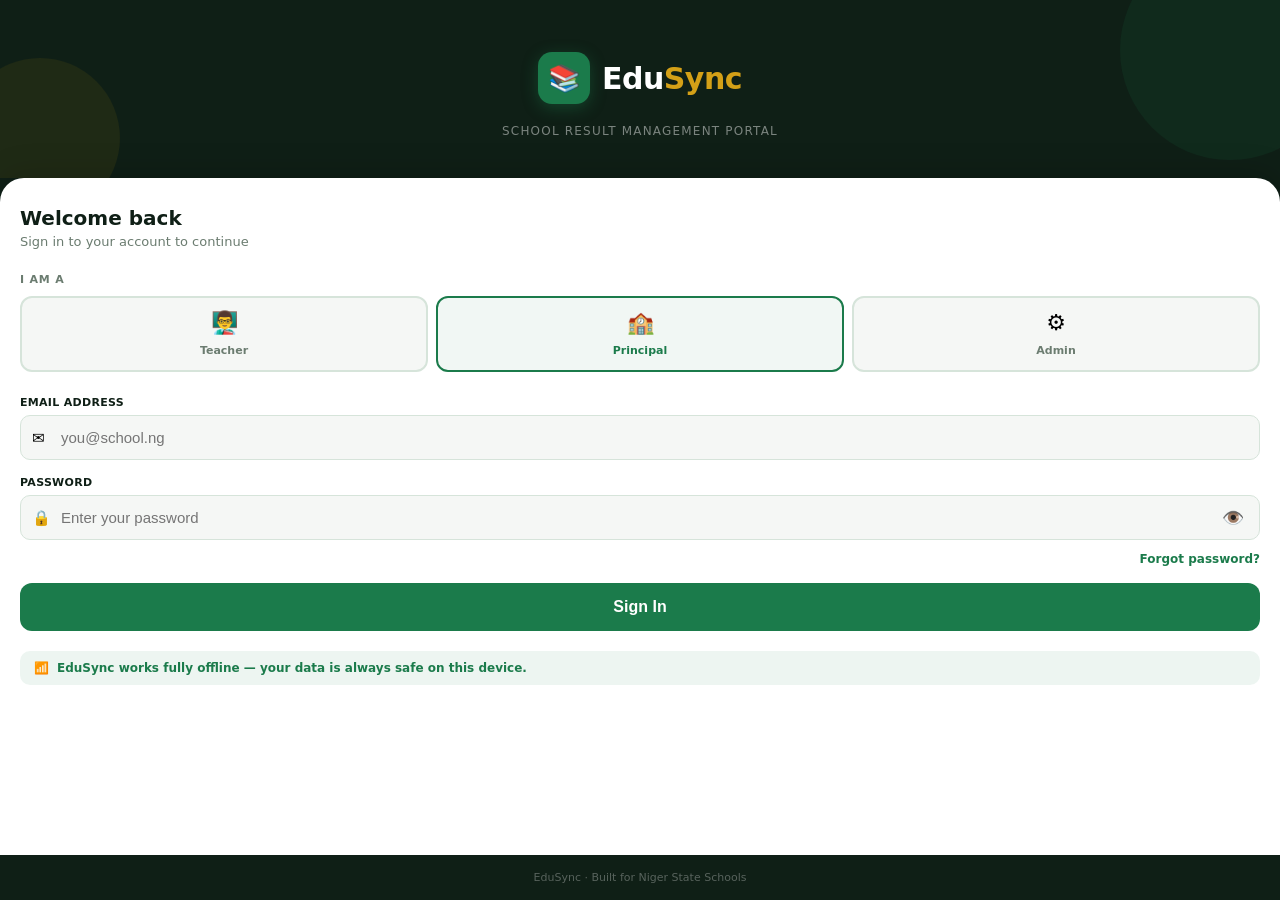
<file: frontend/register-student.html>
<!DOCTYPE html>
<html lang="en">
<head>
<meta charset="UTF-8">
<meta name="viewport" content="width=device-width, initial-scale=1.0">
<title>EduSync — Register Student</title>
<link rel="stylesheet" href="assets/style.css">
</head>
<body>

<nav class="top-nav">
  <div style="display:flex; align-items:center; gap:10px;">
    <button onclick="history.back()" style="background:none;border:none;color:rgba(255,255,255,0.7);font-size:20px;cursor:pointer;">‹</button>
    <div class="nav-logo">Edu<span>Sync</span></div>
  </div>
</nav>

<div class="page-header">
  <h1>Register Student</h1>
  <p>Add a new student to the school records</p>
</div>

<div class="page-content">

  <div class="banner banner-error" id="errBanner"><span>⚠️</span><span id="errText">Error</span></div>
  <div class="banner banner-success" id="okBanner" style="display:none;"><span>✅</span><span id="okText">Student registered!</span></div>

  <div class="card">

    <div class="field">
      <label>Full Name</label>
      <div class="input-wrap">
        <span class="icon">👤</span>
        <input type="text" id="fullName" placeholder="e.g. Amina Bello">
      </div>
    </div>

    <div style="display:grid; grid-template-columns:1fr 1fr; gap:12px;">
      <div class="field">
        <label>Gender</label>
        <div class="input-wrap">
          <span class="icon">⚥</span>
          <select id="gender">
            <option value="M">Male</option>
            <option value="F">Female</option>
          </select>
        </div>
      </div>
      <div class="field">
        <label>Admission Year</label>
        <div class="input-wrap">
          <span class="icon">📅</span>
          <input type="number" id="admYear" placeholder="2024" min="2000" max="2099" value="2024">
        </div>
      </div>
    </div>

    <div class="field">
      <label>Class</label>
      <div class="input-wrap">
        <span class="icon">🏫</span>
        <select id="classId">
          <option value="">Select class…</option>
        </select>
      </div>
    </div>

    <div class="divider"></div>
    <div class="section-label">Parent / Guardian</div>

    <div class="field">
      <label>Parent Name</label>
      <div class="input-wrap">
        <span class="icon">👨‍👩‍👧</span>
        <input type="text" id="parentName" placeholder="e.g. Alhaji Bello Sani">
      </div>
    </div>

    <div class="field">
      <label>Parent Phone</label>
      <div class="input-wrap">
        <span class="icon">📱</span>
        <input type="text" id="parentPhone" placeholder="08012345678" maxlength="11">
      </div>
    </div>

    <div class="field">
      <label>WhatsApp Number <span style="font-weight:400; color:var(--muted); text-transform:none;">(for result delivery)</span></label>
      <div class="input-wrap">
        <span class="icon">💬</span>
        <input type="text" id="parentWhatsapp" placeholder="Same as phone or different">
      </div>
    </div>

    <div style="display:flex; align-items:center; gap:10px; padding:12px; background:var(--green-light); border-radius:8px; margin-bottom:16px;">
      <input type="checkbox" id="consent" style="width:18px; height:18px; accent-color:var(--green);">
      <label for="consent" style="font-size:12px; font-weight:500; text-transform:none; color:var(--dark); cursor:pointer; margin:0;">
        Parent consents to receive result notifications via WhatsApp/SMS
      </label>
    </div>

    <button class="btn btn-primary" id="saveBtn" onclick="registerStudent()">
      Register Student
    </button>

  </div>
</div>

<script src="assets/api.js"></script>
<script>
const user = Auth.user();
if (!user || (user.role !== 'school_admin' && user.role !== 'super_admin')) {
  window.location.href = 'index.html';
}

async function loadClasses() {
  const res = await API.get(`/schools/${user.school_id}/classes`);
  if (!res.ok) return;
  const sel = document.getElementById('classId');
  sel.innerHTML = '<option value="">Select class…</option>' +
    res.data.map(c => `<option value="${c.id}">${c.name}</option>`).join('');
}

async function registerStudent() {
  const errBanner = document.getElementById('errBanner');
  const okBanner  = document.getElementById('okBanner');
  errBanner.classList.remove('show');
  okBanner.style.display = 'none';

  const fullName = document.getElementById('fullName').value.trim();
  const gender   = document.getElementById('gender').value;
  const admYear  = parseInt(document.getElementById('admYear').value);
  const classId  = parseInt(document.getElementById('classId').value);
  const consent  = document.getElementById('consent').checked;

  if (!fullName) { document.getElementById('errText').textContent = 'Enter student full name.'; errBanner.classList.add('show'); return; }
  if (!classId)  { document.getElementById('errText').textContent = 'Select a class.'; errBanner.classList.add('show'); return; }

  const btn = document.getElementById('saveBtn');
  btn.disabled = true;
  btn.textContent = 'Registering…';

  const payload = {
    full_name: fullName,
    gender,
    class_id: classId,
    admission_year: admYear,
    parent_name: document.getElementById('parentName').value.trim() || null,
    parent_phone: document.getElementById('parentPhone').value.trim() || null,
    parent_whatsapp: document.getElementById('parentWhatsapp').value.trim() || null,
    parent_consent: consent
  };

  const res = await API.post('/students/', payload);

  btn.disabled = false;
  btn.textContent = 'Register Student';

  if (res.ok) {
    document.getElementById('okText').textContent = `✅ ${fullName} registered — ID: ${res.data.student_id}`;
    okBanner.style.display = 'flex';
    // Clear form
    ['fullName','parentName','parentPhone','parentWhatsapp'].forEach(id => document.getElementById(id).value = '');
    document.getElementById('consent').checked = false;
    showToast(`Student registered: ${res.data.student_id}`);
  } else {
    document.getElementById('errText').textContent = res.error || 'Registration failed. Try again.';
    errBanner.classList.add('show');
  }
}

loadClasses();
</script>
</body>
</html>
</file>
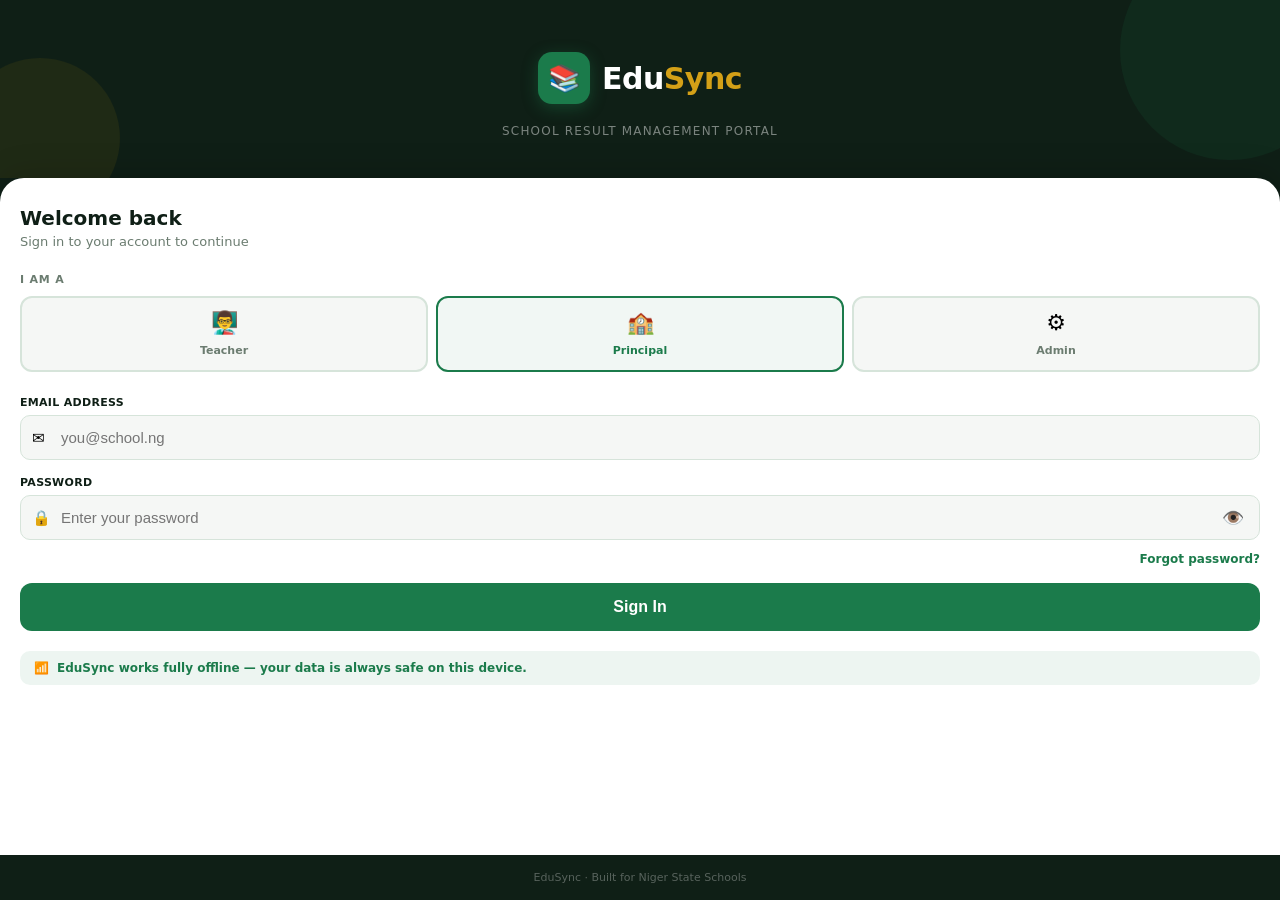
<file: frontend/result-card.html>
<!DOCTYPE html>
<html lang="en">
<head>
<meta charset="UTF-8">
<meta name="viewport" content="width=device-width, initial-scale=1.0">
<title>EduSync — Result Card</title>
<link rel="stylesheet" href="assets/style.css">
<style>
  @media print {
    .top-nav, .no-print, .offline-ribbon { display: none !important; }
    body { background: white; }
    .result-card { box-shadow: none !important; border: 1px solid #ccc; }
  }

  .result-card {
    background: var(--white);
    border-radius: var(--radius-lg);
    overflow: hidden;
    box-shadow: var(--shadow-lg);
    margin-bottom: 16px;
  }

  .card-header {
    background: var(--dark);
    color: var(--white);
    padding: 20px;
    text-align: center;
  }

  .card-header .school-name { font-size: 18px; font-weight: 800; margin-bottom: 2px; }
  .card-header .school-addr { font-size: 11px; opacity: 0.6; margin-bottom: 12px; }
  .card-header .report-title {
    display: inline-block; background: var(--gold); color: var(--dark);
    font-size: 11px; font-weight: 800; text-transform: uppercase;
    letter-spacing: 1px; padding: 5px 16px; border-radius: 20px;
  }

  .student-info-grid {
    display: grid; grid-template-columns: 1fr 1fr;
    gap: 1px; background: var(--border); border-bottom: 1px solid var(--border);
  }

  .info-cell { background: var(--white); padding: 10px 14px; }
  .info-cell .key { font-size: 10px; font-weight: 700; color: var(--muted); text-transform: uppercase; letter-spacing: 0.5px; margin-bottom: 2px; }
  .info-cell .val { font-size: 13px; font-weight: 700; color: var(--dark); }

  .result-table-wrap { overflow-x: auto; }

  .result-table { width: 100%; border-collapse: collapse; font-size: 12px; }

  .result-table thead th {
    background: var(--dark); color: var(--white);
    padding: 9px 10px; text-align: center;
    font-size: 10px; font-weight: 700; text-transform: uppercase;
    letter-spacing: 0.4px; white-space: nowrap;
  }

  .result-table thead th:first-child { text-align: left; }
  .result-table tbody tr { border-bottom: 1px solid var(--border); }
  .result-table tbody tr:nth-child(even) { background: var(--surface); }
  .result-table tbody td { padding: 9px 10px; text-align: center; font-weight: 600; vertical-align: middle; }
  .result-table tbody td:first-child { text-align: left; font-weight: 700; }
  .grade-cell { font-weight: 800; font-size: 13px; }

  .summary-grid {
    display: grid; grid-template-columns: 1fr 1fr 1fr 1fr;
    gap: 1px; background: var(--border); border-top: 1px solid var(--border);
  }

  .summary-cell { background: var(--surface); padding: 12px 10px; text-align: center; }
  .summary-cell .s-val { font-size: 18px; font-weight: 800; color: var(--dark); }
  .summary-cell .s-key { font-size: 10px; font-weight: 700; color: var(--muted); text-transform: uppercase; letter-spacing: 0.4px; margin-top: 2px; }

  .card-footer { padding: 16px 20px; border-top: 1px solid var(--border); }

  .remarks-row { display: grid; grid-template-columns: 1fr 1fr; gap: 12px; margin-bottom: 16px; }

  .remark-box { border: 1px solid var(--border); border-radius: 8px; padding: 10px; }
  .remark-box .r-label { font-size: 10px; font-weight: 700; color: var(--muted); text-transform: uppercase; letter-spacing: 0.5px; margin-bottom: 6px; }
  .remark-box .r-line { border-bottom: 1px solid var(--border); height: 24px; margin-bottom: 6px; }

  .stamp-row { display: flex; justify-content: space-between; align-items: flex-end; font-size: 11px; color: var(--muted); }

  .grade-key {
    display: flex; gap: 12px; flex-wrap: wrap;
    padding: 10px 20px; background: var(--surface);
    border-top: 1px solid var(--border); font-size: 11px;
  }

  .gk-item { display: flex; align-items: center; gap: 4px; font-weight: 600; }

  .error-card {
    background: #FDF0EE; border: 1px solid #F5C6C0;
    border-radius: var(--radius); padding: 20px;
    text-align: center; margin-bottom: 16px; display: none;
  }
  .error-card .err-icon { font-size: 32px; margin-bottom: 8px; }
  .error-card h3 { color: var(--error); font-size: 15px; margin-bottom: 6px; }
  .error-card p  { color: var(--error); font-size: 13px; opacity: 0.8; }
</style>
</head>
<body>

<div class="offline-ribbon" id="offlineRibbon">📵 Offline</div>

<nav class="top-nav no-print">
  <div style="display:flex; align-items:center; gap:10px;">
    <button onclick="history.back()" style="background:none;border:none;color:rgba(255,255,255,0.7);font-size:20px;cursor:pointer;">‹</button>
    <div class="nav-logo">Edu<span>Sync</span></div>
  </div>
  <div class="nav-right">
    <button class="btn btn-sm btn-secondary no-print" onclick="window.print()" style="font-size:12px;">🖨️ Print</button>
  </div>
</nav>

<div class="page-content">

  <!-- Selectors -->
  <div class="no-print" style="margin-bottom:16px;">
    <div class="field">
      <label>Student</label>
      <div class="input-wrap">
        <span class="icon">👤</span>
        <select id="studentSelect" onchange="loadCard()">
          <option value="">Select a student…</option>
        </select>
      </div>
    </div>
    <div class="field">
      <label>Term</label>
      <div class="input-wrap">
        <span class="icon">📅</span>
        <select id="termSelect" onchange="loadCard()">
          <option value="first">First Term</option>
          <option value="second">Second Term</option>
          <option value="third">Third Term</option>
        </select>
      </div>
    </div>
  </div>

  <!-- Error Card -->
  <div class="error-card" id="errorCard">
    <div class="err-icon">⚠️</div>
    <h3 id="errorTitle">Could not load results</h3>
    <p id="errorDesc">Please try again.</p>
  </div>

  <!-- RESULT CARD -->
  <div id="resultCardWrap" style="display:none;">
    <div class="result-card">

      <div class="card-header">
        <div class="school-name" id="rc-school">School Name</div>
        <div class="school-addr" id="rc-addr"></div>
        <div class="report-title" id="rc-title">First Term Report Card</div>
      </div>

      <div class="student-info-grid">
        <div class="info-cell"><div class="key">Student Name</div><div class="val" id="rc-name">—</div></div>
        <div class="info-cell"><div class="key">Student ID</div><div class="val" id="rc-id" style="font-family:monospace;font-size:11px;">—</div></div>
        <div class="info-cell"><div class="key">Class</div><div class="val" id="rc-class">—</div></div>
        <div class="info-cell"><div class="key">Gender</div><div class="val" id="rc-gender">—</div></div>
        <div class="info-cell"><div class="key">Session</div><div class="val" id="rc-session">—</div></div>
        <div class="info-cell"><div class="key">Term</div><div class="val" id="rc-term">—</div></div>
      </div>

      <div class="result-table-wrap">
        <table class="result-table">
          <thead>
            <tr>
              <th style="text-align:left;min-width:110px;">Subject</th>
              <th>CA1<br>/20</th>
              <th>CA2<br>/20</th>
              <th>Exam<br>/60</th>
              <th>Total<br>/100</th>
              <th>Grade</th>
              <th>Remark</th>
            </tr>
          </thead>
          <tbody id="rc-tbody"></tbody>
        </table>
      </div>

      <div class="summary-grid">
        <div class="summary-cell"><div class="s-val" id="rc-total-score">—</div><div class="s-key">Total Score</div></div>
        <div class="summary-cell"><div class="s-val" id="rc-average">—</div><div class="s-key">Average</div></div>
        <div class="summary-cell"><div class="s-val" id="rc-position">—</div><div class="s-key">Position</div></div>
        <div class="summary-cell"><div class="s-val" id="rc-subjects">—</div><div class="s-key">Subjects</div></div>
      </div>

      <div class="grade-key">
        <span style="font-size:10px;color:var(--muted);font-weight:700;text-transform:uppercase;letter-spacing:0.5px;">Grade Key:</span>
        <div class="gk-item"><span style="color:#1B7B4B;">A</span> 70–100 Excellent</div>
        <div class="gk-item"><span style="color:#2E75B6;">B</span> 60–69 Good</div>
        <div class="gk-item"><span style="color:#D4A017;">C</span> 50–59 Average</div>
        <div class="gk-item"><span style="color:#E67E22;">D</span> 40–49 Below Avg</div>
        <div class="gk-item"><span style="color:#C0392B;">F</span> 0–39 Fail</div>
      </div>

      <div class="card-footer">
        <div class="remarks-row">
          <div class="remark-box">
            <div class="r-label">Class Teacher's Remark</div>
            <div class="r-line"></div><div class="r-line"></div>
            <div style="font-size:10px;color:var(--muted);margin-top:6px;">Signature: ______________</div>
          </div>
          <div class="remark-box">
            <div class="r-label">Principal's Remark</div>
            <div class="r-line"></div><div class="r-line"></div>
            <div style="font-size:10px;color:var(--muted);margin-top:6px;">Signature: ______________</div>
          </div>
        </div>
        <div class="stamp-row">
          <div>Date Issued: <strong id="rc-date">—</strong></div>
          <div>
            <div style="width:64px;height:64px;border:2px dashed var(--border);border-radius:50%;display:flex;align-items:center;justify-content:center;font-size:9px;color:var(--muted);text-align:center;line-height:1.3;">School<br>Stamp</div>
          </div>
        </div>
      </div>

    </div>
  </div>

  <!-- Empty -->
  <div id="emptyCard" class="empty-state">
    <div class="emoji">🧾</div>
    <h3>Select a student above</h3>
    <p>Choose a student and term to generate their result card.</p>
  </div>

</div>

<script src="assets/api.js"></script>
<script>
const user = Auth.user();
if (!user) { window.location.href = 'index.html'; }

const urlParams = new URLSearchParams(window.location.search);
const preloadStudent = urlParams.get('student');

let schoolData   = null;
let sessionData  = null;
let allStudents  = [];
let subjectsMap  = {};
let classesMap   = {};

function showError(title, desc) {
  document.getElementById('errorTitle').textContent = title;
  document.getElementById('errorDesc').textContent  = desc;
  document.getElementById('errorCard').style.display = 'block';
  document.getElementById('resultCardWrap').style.display = 'none';
  document.getElementById('emptyCard').style.display = 'none';
}

function hideError() {
  document.getElementById('errorCard').style.display = 'none';
}

async function init() {
  try {
    // School info
    const schoolRes = await API.get('/schools/me');
    if (schoolRes.ok) schoolData = schoolRes.data;

    // Active session
    const sessRes = await API.get(`/schools/${user.school_id}/sessions`);
    if (sessRes.ok) sessionData = sessRes.data.find(s => s.is_active);

    // Classes map — id → name
    const classRes = await API.get(`/schools/${user.school_id}/classes`);
    if (classRes.ok) classRes.data.forEach(c => { classesMap[c.id] = c.name; });

    // Subjects map — id → name
    const subjRes = await API.get(`/schools/${user.school_id}/subjects`);
    if (subjRes.ok) subjRes.data.forEach(s => { subjectsMap[s.id] = s.name; });

    // Students
    const stuRes = await API.get('/students/');
    if (stuRes.ok && stuRes.data.length) {
      allStudents = stuRes.data;
      const sel = document.getElementById('studentSelect');
      sel.innerHTML = '<option value="">Select a student…</option>' +
        allStudents.map(s =>
          `<option value="${s.id}">${s.full_name} (${s.id})</option>`
        ).join('');
    } else {
      showError('No students found', 'No students have been registered yet. Ask your principal to register students first.');
      return;
    }

    // Auto-load if came from principal dashboard
    if (preloadStudent) {
      document.getElementById('studentSelect').value = preloadStudent;
      await loadCard();
    }

  } catch (e) {
    showError('Connection error', 'Could not connect to server. Make sure the backend is running.');
  }
}

async function loadCard() {
  hideError();
  const studentId = document.getElementById('studentSelect').value;
  const term      = document.getElementById('termSelect').value;

  if (!studentId) {
    document.getElementById('resultCardWrap').style.display = 'none';
    document.getElementById('emptyCard').style.display = 'block';
    return;
  }

  const student = allStudents.find(s => s.id === studentId);
  if (!student) { showError('Student not found', 'Please select a valid student.'); return; }

  // Fetch results
  let results = [];
  try {
    const resData = await API.get(`/results/student/${studentId}?term=${term}`);
    if (!resData.ok) {
      showError('Could not load results', resData.error || 'Server error. Please try again.');
      return;
    }
    // Show all results — submitted or approved
    results = resData.data.filter(r => r.status === 'approved' || r.status === 'submitted');
  } catch(e) {
    showError('Connection error', 'Could not reach the server. Check your internet connection.');
    return;
  }

  // Populate header
  document.getElementById('rc-school').textContent  = schoolData?.name || 'School Name';
  document.getElementById('rc-addr').textContent    = schoolData?.address || '';
  const termLabel = { first: 'First Term', second: 'Second Term', third: 'Third Term' }[term] || term;
  document.getElementById('rc-title').textContent   = `${termLabel} Report Card · ${sessionData?.name || ''}`;
  document.getElementById('rc-name').textContent    = student.full_name;
  document.getElementById('rc-id').textContent      = student.id;
  document.getElementById('rc-gender').textContent  = student.gender === 'M' ? 'Male' : 'Female';
  document.getElementById('rc-class').textContent   = classesMap[student.class_id] || `Class ${student.class_id}`;
  document.getElementById('rc-session').textContent = sessionData?.name || '—';
  document.getElementById('rc-term').textContent    = termLabel;
  document.getElementById('rc-date').textContent    = new Date().toLocaleDateString('en-NG', { day: 'numeric', month: 'long', year: 'numeric' });

  const tbody = document.getElementById('rc-tbody');

  if (!results.length) {
    tbody.innerHTML = `
      <tr>
        <td colspan="7" style="text-align:center;padding:20px;color:var(--muted);">
          No results found for ${student.full_name} in ${termLabel}.<br>
          <small>Make sure scores have been submitted and approved by the principal.</small>
        </td>
      </tr>`;
    document.getElementById('rc-total-score').textContent = '—';
    document.getElementById('rc-average').textContent     = '—';
    document.getElementById('rc-position').textContent    = '—';
    document.getElementById('rc-subjects').textContent    = '0';
    document.getElementById('resultCardWrap').style.display = 'block';
    document.getElementById('emptyCard').style.display = 'none';
    return;
  }

  const gradeColors = { A:'#1B7B4B', B:'#2E75B6', C:'#D4A017', D:'#E67E22', F:'#C0392B' };

  tbody.innerHTML = results.map(r => {
    const subjectName = subjectsMap[r.subject_id] || `Subject ${r.subject_id}`;
    const gradeColor  = gradeColors[r.grade] || '#666';
    const statusTag   = r.status === 'submitted'
      ? '<span style="font-size:9px;background:#FEF9EC;color:#8a6000;padding:1px 5px;border-radius:4px;margin-left:4px;">Pending</span>'
      : '';
    return `<tr>
      <td>${subjectName}${statusTag}</td>
      <td>${r.ca1_score}</td>
      <td>${r.ca2_score}</td>
      <td>${r.exam_score}</td>
      <td style="font-weight:800;color:${r.total_score >= 40 ? '#0F1F16' : '#C0392B'};">${r.total_score}</td>
      <td class="grade-cell" style="color:${gradeColor};">${r.grade}</td>
      <td style="color:${gradeColor};font-size:11px;">${r.remark}</td>
    </tr>`;
  }).join('');

  // Summary calculations
  const totalScore = results.reduce((s, r) => s + r.total_score, 0);
  const average    = (totalScore / results.length).toFixed(1);

  // Load class positions for correct overall ranking
  let overallPosition = null;
  if (student.class_id) {
    const posRes = await API.get(`/results/class-positions/${student.class_id}?term=${term}`);
    if (posRes.ok) {
      const myPos = posRes.data.find(p => p.student_id === studentId);
      if (myPos) overallPosition = myPos.position;
    }
  }

  document.getElementById('rc-total-score').textContent = totalScore;
  document.getElementById('rc-average').textContent     = average;
  document.getElementById('rc-position').textContent    = overallPosition ? `${overallPosition}${ordinal(overallPosition)}` : '—';
  document.getElementById('rc-subjects').textContent    = results.length;

  document.getElementById('resultCardWrap').style.display = 'block';
  document.getElementById('emptyCard').style.display = 'none';
}

function ordinal(n) {
  const s = ['th','st','nd','rd'];
  const v = n % 100;
  return s[(v - 20) % 10] || s[v] || s[0];
}

function updateOnline() {
  document.getElementById('offlineRibbon').style.display = navigator.onLine ? 'none' : 'block';
}
window.addEventListener('online', updateOnline);
window.addEventListener('offline', updateOnline);
updateOnline();

init();
</script>
</body>
</html>
</file>
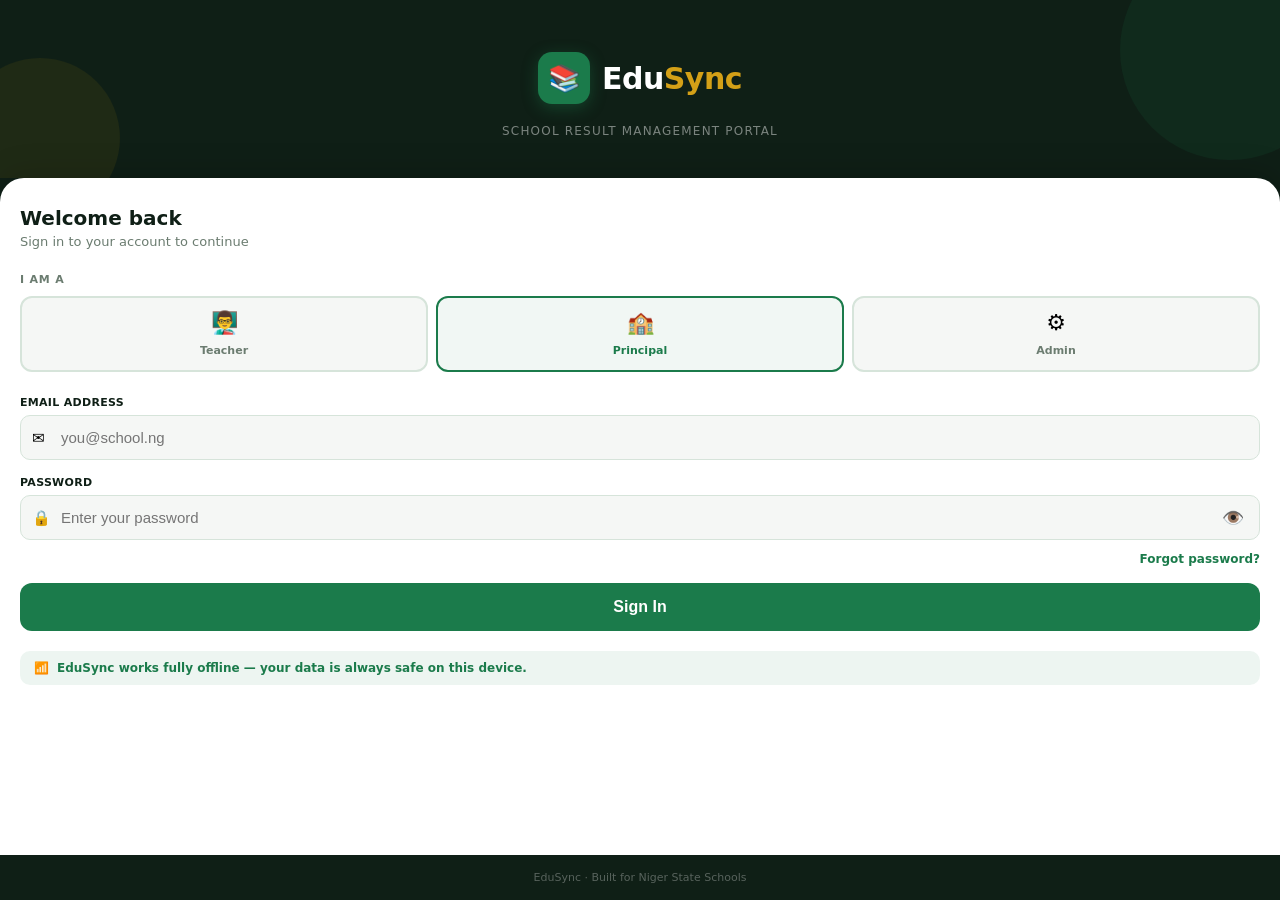
<file: frontend/scores.html>
<!DOCTYPE html>
<html lang="en">
<head>
<meta charset="UTF-8">
<meta name="viewport" content="width=device-width, initial-scale=1.0">
<title>EduSync — Score Entry</title>
<link rel="stylesheet" href="assets/style.css">
<style>
  .student-row { background:var(--white); border-radius:var(--radius); padding:14px; margin-bottom:10px; box-shadow:var(--shadow); }
  .student-name { font-size:14px; font-weight:700; color:var(--dark); margin-bottom:2px; }
  .student-id-tag { font-size:11px; color:var(--muted); font-family:monospace; margin-bottom:10px; }
  .score-grid { display:grid; grid-template-columns:1fr 1fr 1fr; gap:8px; }
  .score-col label { font-size:10px; font-weight:700; color:var(--muted); text-transform:uppercase; letter-spacing:0.5px; margin-bottom:4px; display:block; }
  .score-input { width:100%; padding:9px 6px; border:1.5px solid var(--border); border-radius:8px; font-size:16px; font-weight:700; color:var(--dark); background:var(--surface); text-align:center; outline:none; transition:border-color 0.2s; -webkit-appearance:none; -moz-appearance:textfield; }
  .score-input:focus { border-color:var(--green); background:var(--white); }
  .score-input.over  { border-color:var(--error); background:#FDF0EE; }
  .score-input::-webkit-inner-spin-button, .score-input::-webkit-outer-spin-button { -webkit-appearance:none; }
  .score-input:disabled { opacity:0.5; cursor:not-allowed; background:#f0f0f0; }
  .total-badge { display:inline-flex; align-items:center; gap:6px; margin-top:10px; font-size:13px; font-weight:700; }
  .savetag { font-size:10px; color:var(--muted); display:flex; align-items:center; gap:4px; margin-top:4px; }
  .submit-bar { position:fixed; bottom:0; left:0; right:0; background:var(--white); padding:14px 16px; box-shadow:0 -2px 16px rgba(0,0,0,0.10); display:flex; gap:10px; max-width:640px; margin:0 auto; }
  .page-content { padding-bottom:100px !important; }
  .config-bar { background:var(--green); color:#fff; padding:10px 16px; font-size:12px; font-weight:600; display:flex; gap:16px; }
  .config-bar span { opacity:0.8; }
  .rejected-banner { background:#FEF9EC; border:1px solid #F5D78A; border-radius:8px; padding:10px 14px; font-size:13px; color:#8a6000; margin-bottom:12px; display:none; }
</style>
</head>
<body>

<div class="offline-ribbon" id="offlineRibbon">📵 Offline — scores saving locally</div>

<nav class="top-nav">
  <div style="display:flex; align-items:center; gap:10px;">
    <button onclick="history.back()" style="background:none;border:none;color:rgba(255,255,255,0.7);font-size:20px;cursor:pointer;">‹</button>
    <div class="nav-logo">Edu<span>Sync</span></div>
  </div>
  <div class="nav-right">
    <div class="sync-dot" id="syncDot"></div>
    <div class="nav-user" id="navUser">Teacher</div>
  </div>
</nav>

<div class="page-header">
  <h1 id="subjectTitle">Score Entry</h1>
  <p id="subjectSub">Enter CA1, CA2 and Exam scores for each student</p>
</div>

<div class="config-bar">
  <div><span>CA1 max: </span><strong id="ca1Max">20</strong></div>
  <div><span>CA2 max: </span><strong id="ca2Max">20</strong></div>
  <div><span>Exam max: </span><strong id="examMax">60</strong></div>
</div>

<div class="page-content">
  <div class="rejected-banner" id="rejectedBanner">⚠️ These results were rejected by the principal. Please correct and resubmit.</div>
  <div class="banner banner-error" id="errBanner" style="margin-bottom:12px;"><span>⚠️</span><span id="errText">Error</span></div>
  <div id="studentsList"><div class="empty-state"><div class="emoji">⏳</div><h3>Loading students…</h3></div></div>
</div>

<div class="submit-bar">
  <button class="btn btn-secondary" style="flex:1;" onclick="history.back()">← Back</button>
  <button class="btn btn-primary" style="flex:2;" id="submitBtn" onclick="submitResults()">Submit All Results</button>
</div>

<script src="assets/api.js"></script>
<script>
const user = Auth.user();
if (!user) { window.location.href = 'index.html'; }

const subjectData = JSON.parse(localStorage.getItem('es_active_subject') || '{}');
if (!subjectData.id) { window.location.href = 'teacher.html'; }

document.getElementById('navUser').textContent = user.name.split(' ')[0];
document.getElementById('subjectTitle').textContent = subjectData.name || 'Score Entry';

let config = { ca1_max: 20, ca2_max: 20, exam_max: 60 };
let students = [];
let existingResults = {}; // student_id -> result
let hasRejected = false;

function updateOnline() {
  const online = navigator.onLine;
  document.getElementById('syncDot').classList.toggle('offline', !online);
  document.getElementById('offlineRibbon').style.display = online ? 'none' : 'block';
}
window.addEventListener('online', updateOnline);
window.addEventListener('offline', updateOnline);
updateOnline();

async function loadPage() {
  // Grading config
  const cfgRes = await API.get(`/schools/${user.school_id}/grading-config`);
  if (cfgRes.ok) {
    config = cfgRes.data;
    document.getElementById('ca1Max').textContent  = config.ca1_max;
    document.getElementById('ca2Max').textContent  = config.ca2_max;
    document.getElementById('examMax').textContent = config.exam_max;
  }

  // Students
  const stuRes = await API.get(`/students/?class_id=${subjectData.class_id}`);
  if (!stuRes.ok || !stuRes.data.length) {
    document.getElementById('studentsList').innerHTML = `<div class="empty-state"><div class="emoji">👥</div><h3>No students found</h3><p>No students registered for this class.</p></div>`;
    return;
  }
  students = stuRes.data;

  // Load existing results for this subject
  for (const s of students) {
    const res = await API.get(`/results/student/${s.id}`);
    if (res.ok) {
      const subjectResult = res.data.find(r => r.subject_id === subjectData.id);
      if (subjectResult) {
        existingResults[s.id] = subjectResult;
        if (subjectResult.status === 'rejected') hasRejected = true;
      }
    }
  }

  if (hasRejected) {
    document.getElementById('rejectedBanner').style.display = 'block';
  }

  renderStudents();
}

function isLocked(studentId) {
  const r = existingResults[studentId];
  if (!r) return false;
  return r.status === 'submitted' || r.status === 'approved';
}

function renderStudents() {
  const el = document.getElementById('studentsList');
  el.innerHTML = students.map(s => {
    const existing = existingResults[s.id];
    const locked   = isLocked(s.id);
    const status   = existing?.status || 'draft';
    const ca1Val   = existing?.ca1_score ?? '';
    const ca2Val   = existing?.ca2_score ?? '';
    const examVal  = existing?.exam_score ?? '';
    const total    = existing?.total_score ?? '';
    const grade    = existing?.grade ?? '';
    const gradeColor = { A:'#1B7B4B', B:'#2E75B6', C:'#D4A017', D:'#E67E22', F:'#C0392B' }[grade] || 'var(--muted)';

    const statusTag = locked
      ? `<span class="pill ${status === 'approved' ? 'pill-approved' : 'pill-submitted'}" style="margin-left:6px;">${status}</span>`
      : (status === 'rejected' ? `<span class="pill" style="background:#FEF9EC;color:#8a6000;margin-left:6px;">Rejected — Edit & Resubmit</span>` : '');

    return `
    <div class="student-row">
      <div class="student-name">${s.full_name} ${statusTag}</div>
      <div class="student-id-tag">${s.id}</div>
      <div class="score-grid">
        <div class="score-col">
          <label>CA1 /${config.ca1_max}</label>
          <input type="number" class="score-input" id="ca1_${s.id}"
            min="0" max="${config.ca1_max}" value="${ca1Val}" placeholder="0"
            ${locked ? 'disabled' : ''}
            oninput="onScoreChange('${s.id}')"
            onblur="autoSave('${s.id}')">
        </div>
        <div class="score-col">
          <label>CA2 /${config.ca2_max}</label>
          <input type="number" class="score-input" id="ca2_${s.id}"
            min="0" max="${config.ca2_max}" value="${ca2Val}" placeholder="0"
            ${locked ? 'disabled' : ''}
            oninput="onScoreChange('${s.id}')"
            onblur="autoSave('${s.id}')">
        </div>
        <div class="score-col">
          <label>Exam /${config.exam_max}</label>
          <input type="number" class="score-input" id="exam_${s.id}"
            min="0" max="${config.exam_max}" value="${examVal}" placeholder="0"
            ${locked ? 'disabled' : ''}
            oninput="onScoreChange('${s.id}')"
            onblur="autoSave('${s.id}')">
        </div>
      </div>
      <div class="total-badge">
        <span style="color:var(--muted);font-size:12px;">Total:</span>
        <span id="total_${s.id}" style="color:${total >= 40 ? 'var(--green)' : total ? 'var(--error)' : 'var(--muted)'};">${total || '—'}</span>
        <span id="grade_${s.id}" style="color:${gradeColor};">${grade}</span>
      </div>
      <div class="savetag" id="savetag_${s.id}">
        ${locked ? '<span>🔒</span><span>Locked — submitted to principal</span>' : existing ? '<span>✅</span><span style="color:var(--green);">Saved</span>' : '<span>🕐</span><span>Not saved yet</span>'}
      </div>
    </div>`;
  }).join('');
}

function getVal(id) { return parseFloat(document.getElementById(id)?.value) || 0; }

function onScoreChange(studentId) {
  if (isLocked(studentId)) return;
  const ca1  = getVal(`ca1_${studentId}`);
  const ca2  = getVal(`ca2_${studentId}`);
  const exam = getVal(`exam_${studentId}`);

  document.getElementById(`ca1_${studentId}`)?.classList.toggle('over', ca1 > config.ca1_max);
  document.getElementById(`ca2_${studentId}`)?.classList.toggle('over', ca2 > config.ca2_max);
  document.getElementById(`exam_${studentId}`)?.classList.toggle('over', exam > config.exam_max);

  const total = ca1 + ca2 + exam;
  const grade = calcGrade(total);
  const gradeColors = { A:'#1B7B4B', B:'#2E75B6', C:'#D4A017', D:'#E67E22', F:'#C0392B' };

  const totalEl = document.getElementById(`total_${studentId}`);
  const gradeEl = document.getElementById(`grade_${studentId}`);
  if (totalEl) { totalEl.textContent = total; totalEl.style.color = total >= 40 ? 'var(--green)' : 'var(--error)'; }
  if (gradeEl) { gradeEl.textContent = grade; gradeEl.style.color = gradeColors[grade] || '#666'; }
}

function calcGrade(total) {
  if (total >= 70) return 'A';
  if (total >= 60) return 'B';
  if (total >= 50) return 'C';
  if (total >= 40) return 'D';
  return 'F';
}

async function autoSave(studentId) {
  if (isLocked(studentId)) return;
  const ca1El  = document.getElementById(`ca1_${studentId}`);
  const ca2El  = document.getElementById(`ca2_${studentId}`);
  const examEl = document.getElementById(`exam_${studentId}`);
  if (!ca1El?.value && !ca2El?.value && !examEl?.value) return;

  const ca1  = getVal(`ca1_${studentId}`);
  const ca2  = getVal(`ca2_${studentId}`);
  const exam = getVal(`exam_${studentId}`);
  if (ca1 > config.ca1_max || ca2 > config.ca2_max || exam > config.exam_max) return;

  const payload = { student_id: studentId, subject_id: subjectData.id, ca1_score: ca1, ca2_score: ca2, exam_score: exam };
  const tagEl   = document.getElementById(`savetag_${studentId}`);
  const res     = await API.post('/results/save', payload);
  if (res.ok) {
    if (tagEl) tagEl.innerHTML = '<span>✅</span><span style="color:var(--green);">Saved</span>';
  } else {
    if (tagEl) tagEl.innerHTML = `<span>⚠️</span><span style="color:var(--error);">${res.error}</span>`;
  }
}

async function submitResults() {
  document.getElementById('errBanner').classList.remove('show');
  const btn = document.getElementById('submitBtn');
  btn.disabled = true;
  btn.textContent = 'Saving…';

  let errors = [];
  for (const s of students) {
    if (isLocked(s.id)) continue;
    const ca1El = document.getElementById(`ca1_${s.id}`);
    if (!ca1El?.value) continue;

    const res = await API.post('/results/save', {
      student_id: s.id,
      subject_id: subjectData.id,
      ca1_score: getVal(`ca1_${s.id}`),
      ca2_score: getVal(`ca2_${s.id}`),
      exam_score: getVal(`exam_${s.id}`)
    });
    if (!res.ok) errors.push(`${s.full_name}: ${res.error}`);
    else {
      const tagEl = document.getElementById(`savetag_${s.id}`);
      if (tagEl) tagEl.innerHTML = '<span>✅</span><span style="color:var(--green);">Saved</span>';
    }
  }

  if (errors.length) {
    document.getElementById('errText').textContent = errors.join(' | ');
    document.getElementById('errBanner').classList.add('show');
    btn.disabled = false;
    btn.textContent = 'Submit All Results';
    return;
  }

  btn.textContent = 'Submitting…';
  const res = await API.post(`/results/submit/${subjectData.id}`, {});
  if (res.ok) {
    showToast(`✅ Results submitted for ${subjectData.name}!`);
    setTimeout(() => window.location.href = 'teacher.html', 1800);
  } else {
    document.getElementById('errText').textContent = res.error || 'Submit failed.';
    document.getElementById('errBanner').classList.add('show');
    btn.disabled = false;
    btn.textContent = 'Submit All Results';
  }
}

loadPage();
</script>
</body>
</html>
</file>
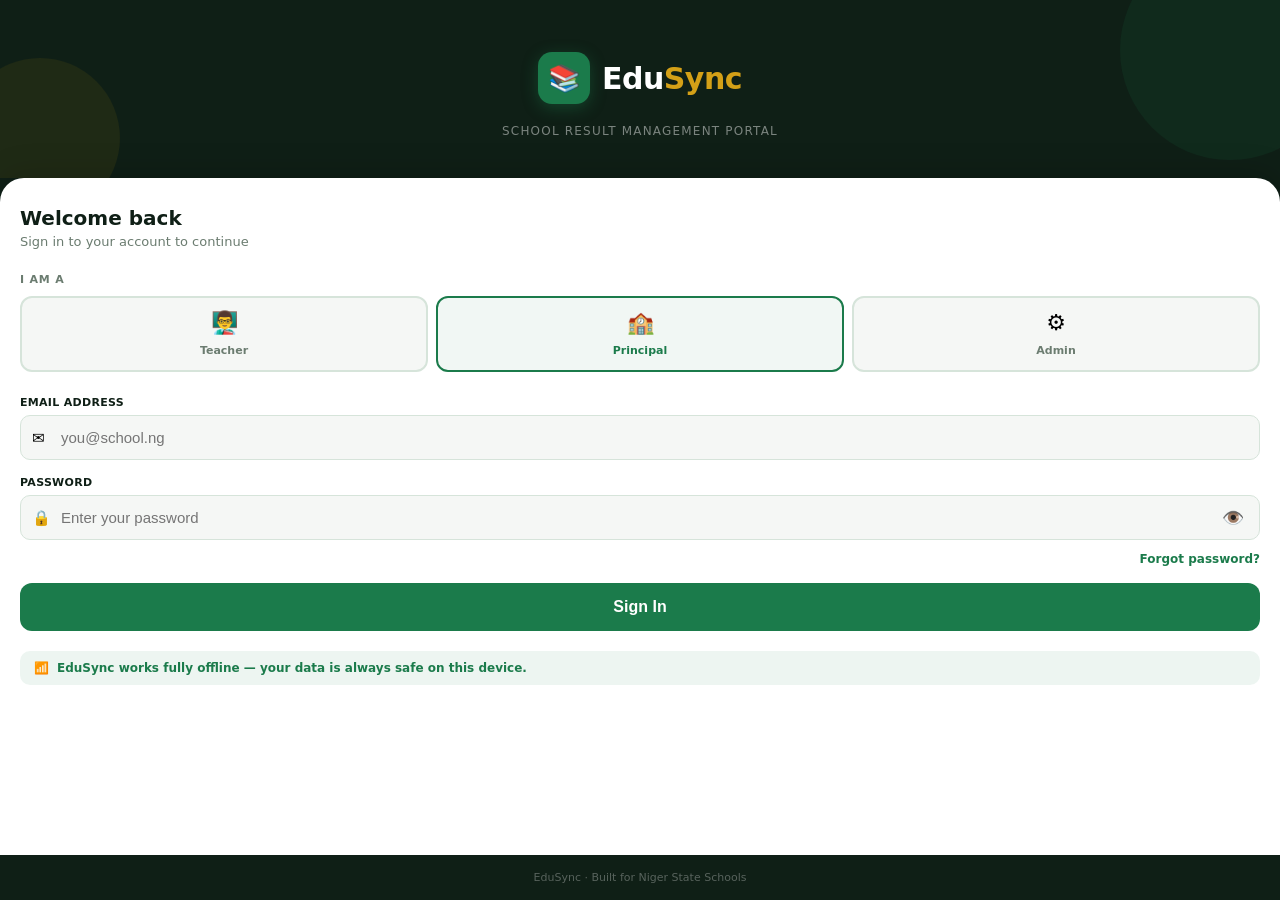
<file: frontend/teacher.html>
<!DOCTYPE html>
<html lang="en">
<head>
<meta charset="UTF-8">
<meta name="viewport" content="width=device-width, initial-scale=1.0">
<title>EduSync — Teacher Dashboard</title>
<link rel="stylesheet" href="assets/style.css">
</head>
<body>

<div class="offline-ribbon" id="offlineRibbon">📵 You are offline — data saves locally and will sync when connected</div>

<nav class="top-nav">
  <div class="nav-logo">Edu<span>Sync</span></div>
  <div class="nav-right">
    <div class="sync-dot" id="syncDot"></div>
    <div class="nav-user" id="navUser">Teacher</div>
    <button class="nav-logout" onclick="logout()">⎋</button>
  </div>
</nav>

<div class="page-header">
  <h1 id="greetingName">Good morning 👋</h1>
  <p id="greetingSub">Select a subject below to enter scores</p>
</div>

<div class="page-content">

  <div class="stat-row" style="margin:0 0 16px;">
    <div class="stat-chip"><div class="val" id="statSubjects">—</div><div class="lbl">Subjects</div></div>
    <div class="stat-chip"><div class="val" id="statStudents">—</div><div class="lbl">Students</div></div>
    <div class="stat-chip"><div class="val" id="statDraft">—</div><div class="lbl">Draft</div></div>
    <div class="stat-chip"><div class="val" id="statSubmitted">—</div><div class="lbl">Submitted</div></div>
  </div>

  <div class="card" style="margin-bottom:16px;">
    <div class="section-label">Current Session</div>
    <div style="display:flex; align-items:center; justify-content:space-between;">
      <div>
        <div style="font-size:16px; font-weight:800;" id="sessionName">Loading…</div>
        <div style="font-size:13px; color:var(--muted);" id="termName">—</div>
      </div>
      <div style="background:var(--green-light); color:var(--green); font-size:12px; font-weight:700; padding:6px 12px; border-radius:20px;" id="termPill">—</div>
    </div>
  </div>

  <div class="section-label">My Subjects</div>
  <div id="subjectsList">
    <div class="empty-state"><div class="emoji">⏳</div><h3>Loading subjects…</h3></div>
  </div>

</div>

<script src="assets/api.js"></script>
<script>
const user = Auth.user();
if (!user || user.role !== 'teacher') { window.location.href = 'index.html'; }

function updateOnlineStatus() {
  const online = navigator.onLine;
  document.getElementById('syncDot').classList.toggle('offline', !online);
  document.getElementById('offlineRibbon').style.display = online ? 'none' : 'block';
  if (online) OfflineQueue.flush();
}
window.addEventListener('online', updateOnlineStatus);
window.addEventListener('offline', updateOnlineStatus);
updateOnlineStatus();

document.getElementById('navUser').textContent = user.name.split(' ')[0];
const hour = new Date().getHours();
const greet = hour < 12 ? 'Good morning' : hour < 17 ? 'Good afternoon' : 'Good evening';
document.getElementById('greetingName').textContent = `${greet}, ${user.name.split(' ')[0]} 👋`;

let subjects = [];
let sessionData = null;
let classId = null;

async function loadDashboard() {
  // Session
  const sessRes = await API.get(`/schools/${user.school_id}/sessions`);
  if (sessRes.ok) {
    const active = sessRes.data.find(s => s.is_active);
    if (active) {
      sessionData = active;
      document.getElementById('sessionName').textContent = active.name;
      const termLabel = { first: 'First Term', second: 'Second Term', third: 'Third Term' }[active.current_term] || active.current_term;
      document.getElementById('termName').textContent = termLabel;
      document.getElementById('termPill').textContent = termLabel;
      document.getElementById('greetingSub').textContent = `${termLabel} · ${active.name}`;
    }
  }

  // Subjects
  const subjRes = await API.get(`/schools/${user.school_id}/subjects`);
  if (subjRes.ok) {
    subjects = subjRes.data;
    document.getElementById('statSubjects').textContent = subjects.length;

    // Get class_id from first subject
    if (subjects.length) classId = subjects[0].class_id;

    renderSubjects(subjects);
  }

  // Students count
  if (classId) {
    const stuRes = await API.get(`/students/?class_id=${classId}`);
    if (stuRes.ok) document.getElementById('statStudents').textContent = stuRes.data.length;
  }

  // Stats
  const statsRes = await API.get(`/results/stats/${user.school_id}`);
  if (statsRes.ok) {
    document.getElementById('statDraft').textContent = statsRes.data.draft;
    document.getElementById('statSubmitted').textContent = statsRes.data.submitted;
  }
}

function renderSubjects(list) {
  const el = document.getElementById('subjectsList');
  if (!list.length) {
    el.innerHTML = `<div class="empty-state"><div class="emoji">📋</div><h3>No subjects assigned</h3><p>Ask your principal to assign subjects to your account.</p></div>`;
    return;
  }

  el.innerHTML = list.map(s => `
    <div class="card" style="margin-bottom:10px; cursor:pointer; display:flex; align-items:center; justify-content:space-between;"
         onclick="openSubject(${s.id}, '${s.name}', ${s.class_id})">
      <div>
        <div style="font-size:15px; font-weight:700; margin-bottom:3px;">${s.name}</div>
        <div style="font-size:12px; color:var(--muted);">Class ID: ${s.class_id}</div>
      </div>
      <div style="font-size:22px; color:var(--muted);">›</div>
    </div>
  `).join('');
}

function openSubject(subjectId, subjectName, classId) {
  localStorage.setItem('es_active_subject', JSON.stringify({ id: subjectId, name: subjectName, class_id: classId }));
  window.location.href = 'scores.html';
}

function logout() { Auth.clear(); window.location.href = 'index.html'; }

loadDashboard();
</script>
</body>
</html>
</file>
<file: frontend/assets/style.css>
/* ═══════════════════════════════════════════════════════
   EduSync Portal — Design System
   Mobile-first · Offline-first · Niger State schools
═══════════════════════════════════════════════════════ */

*, *::before, *::after { margin: 0; padding: 0; box-sizing: border-box; }

:root {
  --green:     #1B7B4B;
  --green2:    #145c38;
  --green-light: rgba(27,123,75,0.08);
  --gold:      #D4A017;
  --gold-light: rgba(212,160,23,0.12);
  --dark:      #0F1F16;
  --surface:   #F5F7F5;
  --white:     #FFFFFF;
  --muted:     #6B7C70;
  --border:    #D6E4DA;
  --error:     #C0392B;
  --error-bg:  #FDF0EE;
  --warn:      #E67E22;
  --info:      #2E75B6;

  --radius-sm: 8px;
  --radius:    12px;
  --radius-lg: 16px;
  --shadow:    0 2px 12px rgba(0,0,0,0.07);
  --shadow-lg: 0 4px 24px rgba(0,0,0,0.10);
}

body {
  font-family: 'Segoe UI', system-ui, -apple-system, sans-serif;
  background: var(--surface);
  color: var(--dark);
  min-height: 100vh;
  line-height: 1.5;
  -webkit-font-smoothing: antialiased;
}

/* ── Top Nav ───────────────────────────────────────── */
.top-nav {
  background: var(--dark);
  padding: 14px 16px;
  display: flex;
  align-items: center;
  justify-content: space-between;
  position: sticky;
  top: 0;
  z-index: 100;
}

.nav-logo {
  font-size: 18px;
  font-weight: 800;
  color: var(--white);
  letter-spacing: -0.3px;
}

.nav-logo span { color: var(--gold); }

.nav-right { display: flex; align-items: center; gap: 12px; }

.sync-dot {
  width: 8px; height: 8px;
  border-radius: 50%;
  background: var(--green);
  box-shadow: 0 0 0 2px rgba(27,123,75,0.3);
}
.sync-dot.offline { background: var(--warn); box-shadow: 0 0 0 2px rgba(230,126,34,0.3); }

.nav-user {
  font-size: 12px;
  color: rgba(255,255,255,0.65);
  font-weight: 500;
}

.nav-logout {
  background: none;
  border: none;
  color: rgba(255,255,255,0.5);
  cursor: pointer;
  font-size: 18px;
  padding: 4px;
  -webkit-tap-highlight-color: transparent;
}

/* ── Page Header ───────────────────────────────────── */
.page-header {
  background: var(--green);
  padding: 20px 16px 24px;
  color: var(--white);
}

.page-header h1 {
  font-size: 20px;
  font-weight: 800;
  margin-bottom: 4px;
}

.page-header p {
  font-size: 13px;
  opacity: 0.75;
}

/* ── Cards ─────────────────────────────────────────── */
.card {
  background: var(--white);
  border-radius: var(--radius-lg);
  padding: 20px;
  box-shadow: var(--shadow);
}

.card-sm {
  background: var(--white);
  border-radius: var(--radius);
  padding: 16px;
  box-shadow: var(--shadow);
}

/* ── Section Label ─────────────────────────────────── */
.section-label {
  font-size: 11px;
  font-weight: 700;
  color: var(--muted);
  text-transform: uppercase;
  letter-spacing: 0.8px;
  margin-bottom: 10px;
}

/* ── Stat Chips ────────────────────────────────────── */
.stat-row {
  display: grid;
  grid-template-columns: 1fr 1fr;
  gap: 10px;
  margin: 0 16px;
}

.stat-chip {
  background: var(--white);
  border-radius: var(--radius);
  padding: 14px 16px;
  box-shadow: var(--shadow);
}

.stat-chip .val {
  font-size: 26px;
  font-weight: 800;
  color: var(--dark);
  line-height: 1;
}

.stat-chip .lbl {
  font-size: 11px;
  color: var(--muted);
  font-weight: 600;
  text-transform: uppercase;
  letter-spacing: 0.5px;
  margin-top: 4px;
}

/* ── Form Elements ─────────────────────────────────── */
.field { margin-bottom: 16px; }

label, .label {
  display: block;
  font-size: 12px;
  font-weight: 700;
  color: var(--dark);
  margin-bottom: 6px;
  letter-spacing: 0.2px;
  text-transform: uppercase;
}

.input-wrap { position: relative; }

.input-wrap .icon {
  position: absolute;
  left: 12px; top: 50%;
  transform: translateY(-50%);
  font-size: 15px;
  pointer-events: none;
}

input[type="text"],
input[type="password"],
input[type="email"],
input[type="number"],
select {
  width: 100%;
  padding: 12px 12px 12px 40px;
  border: 1.5px solid var(--border);
  border-radius: var(--radius-sm);
  font-size: 15px;
  color: var(--dark);
  background: var(--surface);
  outline: none;
  transition: border-color 0.2s, background 0.2s;
  -webkit-appearance: none;
  appearance: none;
}

input:focus, select:focus {
  border-color: var(--green);
  background: var(--white);
}

input.err { border-color: var(--error); }

select { padding-left: 40px; cursor: pointer; }

/* ── Score Input (no icon) ─────────────────────────── */
.score-input {
  padding: 10px 12px;
  border: 1.5px solid var(--border);
  border-radius: var(--radius-sm);
  font-size: 18px;
  font-weight: 700;
  color: var(--dark);
  background: var(--surface);
  outline: none;
  width: 100%;
  text-align: center;
  transition: border-color 0.2s;
  -webkit-appearance: none;
}

.score-input:focus { border-color: var(--green); background: var(--white); }
.score-input.over  { border-color: var(--error); background: var(--error-bg); }

/* ── Buttons ───────────────────────────────────────── */
.btn {
  display: inline-flex;
  align-items: center;
  justify-content: center;
  gap: 8px;
  padding: 13px 20px;
  border: none;
  border-radius: var(--radius);
  font-size: 15px;
  font-weight: 700;
  cursor: pointer;
  transition: transform 0.1s, opacity 0.2s;
  -webkit-tap-highlight-color: transparent;
  text-decoration: none;
}

.btn:active { transform: scale(0.97); }
.btn:disabled { opacity: 0.5; cursor: not-allowed; }

.btn-primary  { background: var(--green); color: var(--white); width: 100%; }
.btn-secondary{ background: var(--surface); color: var(--dark); border: 1.5px solid var(--border); }
.btn-gold     { background: var(--gold); color: var(--dark); width: 100%; }
.btn-danger   { background: var(--error); color: var(--white); }
.btn-sm       { padding: 8px 14px; font-size: 13px; border-radius: var(--radius-sm); }

/* ── Error / Info Banners ──────────────────────────── */
.banner {
  display: none;
  align-items: flex-start;
  gap: 10px;
  padding: 12px 14px;
  border-radius: var(--radius-sm);
  font-size: 13px;
  margin-bottom: 14px;
}

.banner.show { display: flex; }
.banner-error { background: var(--error-bg); border: 1px solid #F5C6C0; color: var(--error); }
.banner-success { background: rgba(27,123,75,0.08); border: 1px solid rgba(27,123,75,0.25); color: var(--green2); }
.banner-warn  { background: #FEF9EC; border: 1px solid #F5D78A; color: #8a6000; }

/* ── Tables ────────────────────────────────────────── */
.table-wrap { overflow-x: auto; border-radius: var(--radius); }

table {
  width: 100%;
  border-collapse: collapse;
  font-size: 13px;
}

thead th {
  background: var(--dark);
  color: var(--white);
  padding: 10px 12px;
  text-align: left;
  font-size: 11px;
  font-weight: 700;
  text-transform: uppercase;
  letter-spacing: 0.5px;
  white-space: nowrap;
}

tbody tr { border-bottom: 1px solid var(--border); }
tbody tr:last-child { border-bottom: none; }
tbody tr:nth-child(even) { background: var(--surface); }

tbody td {
  padding: 10px 12px;
  color: var(--dark);
  vertical-align: middle;
}

/* ── Grade Badge ───────────────────────────────────── */
.grade-badge {
  display: inline-flex;
  align-items: center;
  justify-content: center;
  width: 28px; height: 28px;
  border-radius: 6px;
  font-size: 12px;
  font-weight: 800;
  color: var(--white);
}

/* ── Status Pill ───────────────────────────────────── */
.pill {
  display: inline-block;
  padding: 3px 10px;
  border-radius: 20px;
  font-size: 11px;
  font-weight: 700;
  text-transform: uppercase;
  letter-spacing: 0.4px;
}

.pill-draft     { background: #EEF2F7; color: #5A6A7A; }
.pill-submitted { background: var(--gold-light); color: #8a6000; }
.pill-approved  { background: var(--green-light); color: var(--green2); }

/* ── Empty State ───────────────────────────────────── */
.empty-state {
  text-align: center;
  padding: 48px 24px;
}

.empty-state .emoji { font-size: 48px; margin-bottom: 12px; }
.empty-state h3 { font-size: 17px; font-weight: 700; margin-bottom: 6px; color: var(--dark); }
.empty-state p  { font-size: 13px; color: var(--muted); line-height: 1.6; }

/* ── Spinner ───────────────────────────────────────── */
.spinner {
  display: inline-block;
  width: 18px; height: 18px;
  border: 2px solid rgba(255,255,255,0.4);
  border-top-color: white;
  border-radius: 50%;
  animation: spin 0.7s linear infinite;
}
@keyframes spin { to { transform: rotate(360deg); } }

/* ── Offline Ribbon ────────────────────────────────── */
.offline-ribbon {
  display: none;
  background: var(--warn);
  color: var(--white);
  text-align: center;
  font-size: 12px;
  font-weight: 600;
  padding: 6px;
}

/* ── Bottom Spacing for mobile ─────────────────────── */
.page-content {
  padding: 16px;
  padding-bottom: 32px;
}

/* ── Divider ───────────────────────────────────────── */
.divider { height: 1px; background: var(--border); margin: 16px 0; }

/* ── Responsive ────────────────────────────────────── */
@media (min-width: 600px) {
  .page-content { max-width: 640px; margin: 0 auto; padding: 24px 24px 48px; }
  .stat-row { grid-template-columns: repeat(4, 1fr); }
}
</file>
